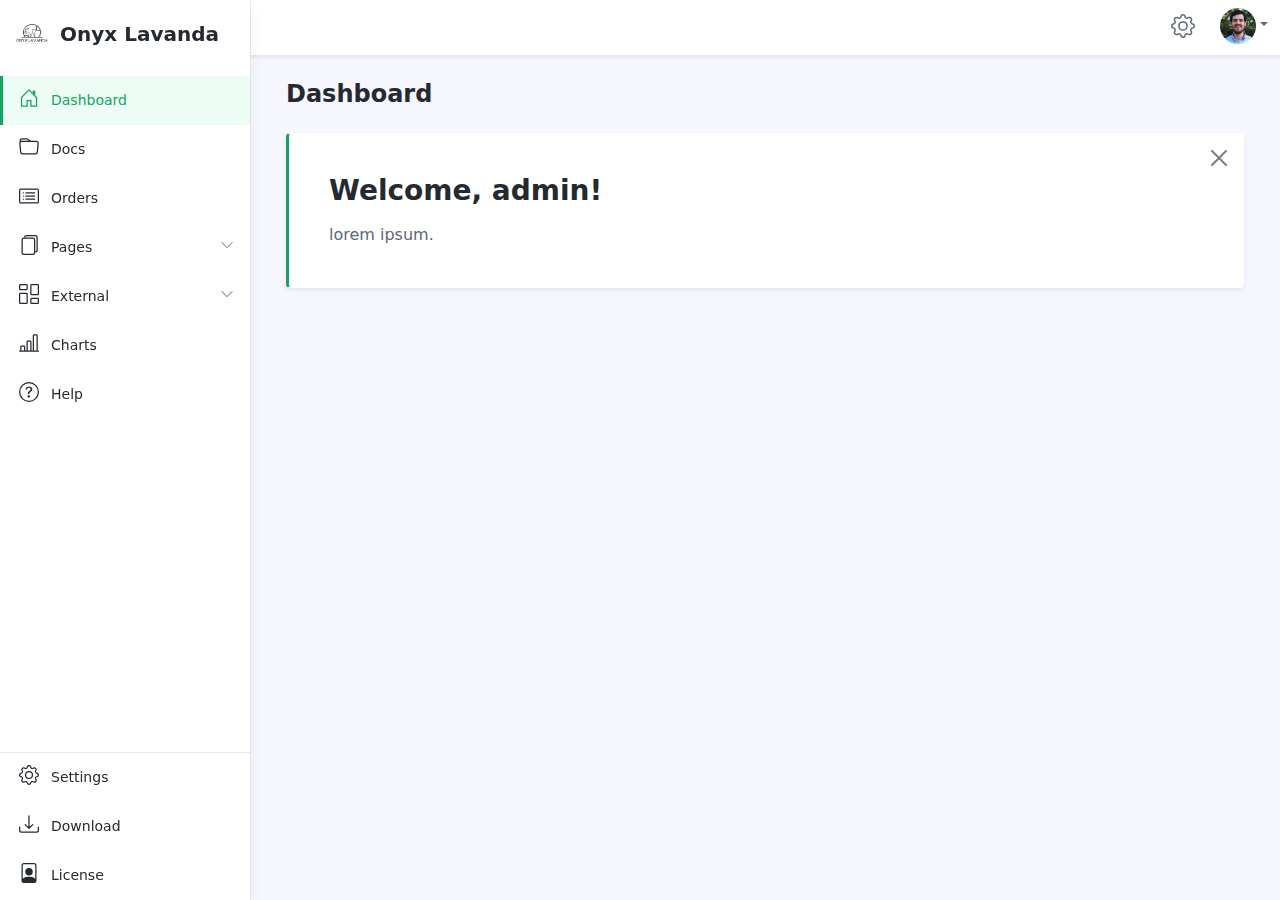
<file: admin/index.html>
<!DOCTYPE html>
<html lang="en"> 
<head>
    <title>Portal - Bootstrap 5 Admin Dashboard Template For Developers</title>
    
    <!-- Meta -->
    <meta charset="utf-8">
    <meta http-equiv="X-UA-Compatible" content="IE=edge">
    <meta name="viewport" content="width=device-width, initial-scale=1.0">
    
    <meta name="description" content="Portal - Bootstrap 5 Admin Dashboard Template For Developers">
    <meta name="author" content="Xiaoying Riley at 3rd Wave Media">    
    <link rel="shortcut icon" href="favicon.ico"> 
    
    <!-- FontAwesome JS-->
    <script defer src="assets/plugins/fontawesome/js/all.min.js"></script>
    
    <!-- App CSS -->  
    <link id="theme-style" rel="stylesheet" href="assets/css/portal.css">

</head> 

<body class="app">   	
    <header class="app-header fixed-top">	   	            
        <div class="app-header-inner">  
	        <div class="container-fluid py-2">
		        <div class="app-header-content"> 
		            <div class="row justify-content-between align-items-center">
			        
				    <div class="col-auto">
					    <a id="sidepanel-toggler" class="sidepanel-toggler d-inline-block d-xl-none" href="#">
						    <svg xmlns="http://www.w3.org/2000/svg" width="30" height="30" viewBox="0 0 30 30" role="img"><title>Menu</title><path stroke="currentColor" stroke-linecap="round" stroke-miterlimit="10" stroke-width="2" d="M4 7h22M4 15h22M4 23h22"></path></svg>
					    </a>
				    </div><!--//col-->
		            
		            <div class="app-utilities col-auto">
			            <div class="app-utility-item app-notifications-dropdown dropdown">    
  <path d="M8 16a2 2 0 0 0 2-2H6a2 2 0 0 0 2 2z"/>
  <path fill-rule="evenodd" d="M8 1.918l-.797.161A4.002 4.002 0 0 0 4 6c0 .628-.134 2.197-.459 3.742-.16.767-.376 1.566-.663 2.258h10.244c-.287-.692-.502-1.49-.663-2.258C12.134 8.197 12 6.628 12 6a4.002 4.002 0 0 0-3.203-3.92L8 1.917zM14.22 12c.223.447.481.801.78 1H1c.299-.199.557-.553.78-1C2.68 10.2 3 6.88 3 6c0-2.42 1.72-4.44 4.005-4.901a1 1 0 1 1 1.99 0A5.002 5.002 0 0 1 13 6c0 .88.32 4.2 1.22 6z"/>
</svg>
					            
					        </a><!--//dropdown-toggle-->
					        
					        <div class="dropdown-menu p-0" aria-labelledby="notifications-dropdown-toggle">
					            <div class="dropdown-menu-header p-3">
						            <h5 class="dropdown-menu-title mb-0">Notifications</h5>
						        </div><!--//dropdown-menu-title-->
						        <div class="dropdown-menu-content">
							       <div class="item p-3">
								        <div class="row gx-2 justify-content-between align-items-center">
									        <div class="col-auto">
										       <img class="profile-image" src="assets/images/profiles/profile-1.png" alt="">
									        </div><!--//col-->
									        <div class="col">
										        <div class="info"> 
											        <div class="desc">Amy shared a file with you. Lorem ipsum dolor sit amet, consectetur adipiscing elit. </div>
											        <div class="meta"> 2 hrs ago</div>
										        </div>
									        </div><!--//col--> 
								        </div><!--//row-->
								        <a class="link-mask" href="notifications.html"></a>
							       </div><!--//item-->
							       <div class="item p-3">
								        <div class="row gx-2 justify-content-between align-items-center">
									        <div class="col-auto">
										        <div class="app-icon-holder">
											        <svg width="1em" height="1em" viewBox="0 0 16 16" class="bi bi-receipt" fill="currentColor" xmlns="http://www.w3.org/2000/svg">
	  <path fill-rule="evenodd" d="M1.92.506a.5.5 0 0 1 .434.14L3 1.293l.646-.647a.5.5 0 0 1 .708 0L5 1.293l.646-.647a.5.5 0 0 1 .708 0L7 1.293l.646-.647a.5.5 0 0 1 .708 0L9 1.293l.646-.647a.5.5 0 0 1 .708 0l.646.647.646-.647a.5.5 0 0 1 .708 0l.646.647.646-.647a.5.5 0 0 1 .801.13l.5 1A.5.5 0 0 1 15 2v12a.5.5 0 0 1-.053.224l-.5 1a.5.5 0 0 1-.8.13L13 14.707l-.646.647a.5.5 0 0 1-.708 0L11 14.707l-.646.647a.5.5 0 0 1-.708 0L9 14.707l-.646.647a.5.5 0 0 1-.708 0L7 14.707l-.646.647a.5.5 0 0 1-.708 0L5 14.707l-.646.647a.5.5 0 0 1-.708 0L3 14.707l-.646.647a.5.5 0 0 1-.801-.13l-.5-1A.5.5 0 0 1 1 14V2a.5.5 0 0 1 .053-.224l.5-1a.5.5 0 0 1 .367-.27zm.217 1.338L2 2.118v11.764l.137.274.51-.51a.5.5 0 0 1 .707 0l.646.647.646-.646a.5.5 0 0 1 .708 0l.646.646.646-.646a.5.5 0 0 1 .708 0l.646.646.646-.646a.5.5 0 0 1 .708 0l.646.646.646-.646a.5.5 0 0 1 .708 0l.646.646.646-.646a.5.5 0 0 1 .708 0l.509.509.137-.274V2.118l-.137-.274-.51.51a.5.5 0 0 1-.707 0L12 1.707l-.646.647a.5.5 0 0 1-.708 0L10 1.707l-.646.647a.5.5 0 0 1-.708 0L8 1.707l-.646.647a.5.5 0 0 1-.708 0L6 1.707l-.646.647a.5.5 0 0 1-.708 0L4 1.707l-.646.647a.5.5 0 0 1-.708 0l-.509-.51z"/>
	  <path fill-rule="evenodd" d="M3 4.5a.5.5 0 0 1 .5-.5h6a.5.5 0 1 1 0 1h-6a.5.5 0 0 1-.5-.5zm0 2a.5.5 0 0 1 .5-.5h6a.5.5 0 1 1 0 1h-6a.5.5 0 0 1-.5-.5zm0 2a.5.5 0 0 1 .5-.5h6a.5.5 0 1 1 0 1h-6a.5.5 0 0 1-.5-.5zm0 2a.5.5 0 0 1 .5-.5h6a.5.5 0 0 1 0 1h-6a.5.5 0 0 1-.5-.5zm8-6a.5.5 0 0 1 .5-.5h1a.5.5 0 0 1 0 1h-1a.5.5 0 0 1-.5-.5zm0 2a.5.5 0 0 1 .5-.5h1a.5.5 0 0 1 0 1h-1a.5.5 0 0 1-.5-.5zm0 2a.5.5 0 0 1 .5-.5h1a.5.5 0 0 1 0 1h-1a.5.5 0 0 1-.5-.5zm0 2a.5.5 0 0 1 .5-.5h1a.5.5 0 0 1 0 1h-1a.5.5 0 0 1-.5-.5z"/>
	</svg>
										        </div>
									        </div><!--//col-->
									        <div class="col">
										        <div class="info"> 
											        <div class="desc">You have a new invoice. Proin venenatis interdum est.</div>
											        <div class="meta"> 1 day ago</div>
										        </div>
									        </div><!--//col-->
								        </div><!--//row-->
								        <a class="link-mask" href="notifications.html"></a>
							       </div><!--//item-->
							       <div class="item p-3">
								        <div class="row gx-2 justify-content-between align-items-center">
									        <div class="col-auto">
										        <div class="app-icon-holder icon-holder-mono">
											        <svg width="1em" height="1em" viewBox="0 0 16 16" class="bi bi-bar-chart-line" fill="currentColor" xmlns="http://www.w3.org/2000/svg">
  <path fill-rule="evenodd" d="M11 2a1 1 0 0 1 1-1h2a1 1 0 0 1 1 1v12h.5a.5.5 0 0 1 0 1H.5a.5.5 0 0 1 0-1H1v-3a1 1 0 0 1 1-1h2a1 1 0 0 1 1 1v3h1V7a1 1 0 0 1 1-1h2a1 1 0 0 1 1 1v7h1V2zm1 12h2V2h-2v12zm-3 0V7H7v7h2zm-5 0v-3H2v3h2z"/>
</svg>
										        </div>
									        </div><!--//col-->
									        <div class="col">
										        <div class="info"> 
											        <div class="desc">Your report is ready. Proin venenatis interdum est.</div>
											        <div class="meta"> 3 days ago</div>
										        </div>
									        </div><!--//col-->
								        </div><!--//row-->
								        <a class="link-mask" href="notifications.html"></a>
							       </div><!--//item-->
							       <div class="item p-3">
								        <div class="row gx-2 justify-content-between align-items-center">
									        <div class="col-auto">
										       <img class="profile-image" src="assets/images/profiles/profile-2.png" alt="">
									        </div><!--//col-->
									        <div class="col">
										        <div class="info"> 
											        <div class="desc">James sent you a new message.</div>
											        <div class="meta"> 7 days ago</div>
										        </div>
									        </div><!--//col--> 
								        </div><!--//row-->
								        <a class="link-mask" href="notifications.html"></a>
							       </div><!--//item-->
						        </div><!--//dropdown-menu-content-->
						        
						        <div class="dropdown-menu-footer p-2 text-center">
							        <a href="notifications.html">View all</a>
						        </div>
															
							</div><!--//dropdown-menu-->					        
				        </div><!--//app-utility-item-->
			            <div class="app-utility-item">
				            <a href="settings.html" title="Settings">
					            <!--//Bootstrap Icons: https://icons.getbootstrap.com/ -->
					            <svg width="1em" height="1em" viewBox="0 0 16 16" class="bi bi-gear icon" fill="currentColor" xmlns="http://www.w3.org/2000/svg">
  <path fill-rule="evenodd" d="M8.837 1.626c-.246-.835-1.428-.835-1.674 0l-.094.319A1.873 1.873 0 0 1 4.377 3.06l-.292-.16c-.764-.415-1.6.42-1.184 1.185l.159.292a1.873 1.873 0 0 1-1.115 2.692l-.319.094c-.835.246-.835 1.428 0 1.674l.319.094a1.873 1.873 0 0 1 1.115 2.693l-.16.291c-.415.764.42 1.6 1.185 1.184l.292-.159a1.873 1.873 0 0 1 2.692 1.116l.094.318c.246.835 1.428.835 1.674 0l.094-.319a1.873 1.873 0 0 1 2.693-1.115l.291.16c.764.415 1.6-.42 1.184-1.185l-.159-.291a1.873 1.873 0 0 1 1.116-2.693l.318-.094c.835-.246.835-1.428 0-1.674l-.319-.094a1.873 1.873 0 0 1-1.115-2.692l.16-.292c.415-.764-.42-1.6-1.185-1.184l-.291.159A1.873 1.873 0 0 1 8.93 1.945l-.094-.319zm-2.633-.283c.527-1.79 3.065-1.79 3.592 0l.094.319a.873.873 0 0 0 1.255.52l.292-.16c1.64-.892 3.434.901 2.54 2.541l-.159.292a.873.873 0 0 0 .52 1.255l.319.094c1.79.527 1.79 3.065 0 3.592l-.319.094a.873.873 0 0 0-.52 1.255l.16.292c.893 1.64-.902 3.434-2.541 2.54l-.292-.159a.873.873 0 0 0-1.255.52l-.094.319c-.527 1.79-3.065 1.79-3.592 0l-.094-.319a.873.873 0 0 0-1.255-.52l-.292.16c-1.64.893-3.433-.902-2.54-2.541l.159-.292a.873.873 0 0 0-.52-1.255l-.319-.094c-1.79-.527-1.79-3.065 0-3.592l.319-.094a.873.873 0 0 0 .52-1.255l-.16-.292c-.892-1.64.902-3.433 2.541-2.54l.292.159a.873.873 0 0 0 1.255-.52l.094-.319z"/>
  <path fill-rule="evenodd" d="M8 5.754a2.246 2.246 0 1 0 0 4.492 2.246 2.246 0 0 0 0-4.492zM4.754 8a3.246 3.246 0 1 1 6.492 0 3.246 3.246 0 0 1-6.492 0z"/>
</svg>
					        </a>
					    </div><!--//app-utility-item-->
			            
			            <div class="app-utility-item app-user-dropdown dropdown">
				            <a class="dropdown-toggle" id="user-dropdown-toggle" data-bs-toggle="dropdown" href="#" role="button" aria-expanded="false"><img src="assets/images/user.png" alt="user profile"></a>
				            <ul class="dropdown-menu" aria-labelledby="user-dropdown-toggle">
								<li><a class="dropdown-item" href="account.html">Account</a></li>
								<li><a class="dropdown-item" href="settings.html">Settings</a></li>
								<li><hr class="dropdown-divider"></li>
								<li><a class="dropdown-item" href="login.html">Log Out</a></li>
							</ul>
			            </div><!--//app-user-dropdown--> 
		            </div><!--//app-utilities-->
		        </div><!--//row-->
	            </div><!--//app-header-content-->
	        </div><!--//container-fluid-->
        </div><!--//app-header-inner-->
        <div id="app-sidepanel" class="app-sidepanel"> 
	        <div id="sidepanel-drop" class="sidepanel-drop"></div>
	        <div class="sidepanel-inner d-flex flex-column">
		        <a href="#" id="sidepanel-close" class="sidepanel-close d-xl-none">&times;</a>
		        <div class="app-branding">
		            <a class="app-logo" href="index.html"><img class="logo-icon me-2" src="assets/images/logo.png" alt="logo"><span class="logo-text">Onyx Lavanda</span></a>
	
		        </div><!--//app-branding-->  
		        
			    <nav id="app-nav-main" class="app-nav app-nav-main flex-grow-1">
				    <ul class="app-menu list-unstyled accordion" id="menu-accordion">
					    <li class="nav-item">
					        <!--//Bootstrap Icons: https://icons.getbootstrap.com/ -->
					        <a class="nav-link active" href="index.html">
						        <span class="nav-icon">
						        <svg width="1em" height="1em" viewBox="0 0 16 16" class="bi bi-house-door" fill="currentColor" xmlns="http://www.w3.org/2000/svg">
		  <path fill-rule="evenodd" d="M7.646 1.146a.5.5 0 0 1 .708 0l6 6a.5.5 0 0 1 .146.354v7a.5.5 0 0 1-.5.5H9.5a.5.5 0 0 1-.5-.5v-4H7v4a.5.5 0 0 1-.5.5H2a.5.5 0 0 1-.5-.5v-7a.5.5 0 0 1 .146-.354l6-6zM2.5 7.707V14H6v-4a.5.5 0 0 1 .5-.5h3a.5.5 0 0 1 .5.5v4h3.5V7.707L8 2.207l-5.5 5.5z"/>
		  <path fill-rule="evenodd" d="M13 2.5V6l-2-2V2.5a.5.5 0 0 1 .5-.5h1a.5.5 0 0 1 .5.5z"/>
		</svg>
						         </span>
		                         <span class="nav-link-text">Dashboard</span>
					        </a><!--//nav-link-->
					    </li><!--//nav-item-->
					    <li class="nav-item">
					        <!--//Bootstrap Icons: https://icons.getbootstrap.com/ -->
					        <a class="nav-link" href="docs.html">
						        <span class="nav-icon">
						        <svg width="1em" height="1em" viewBox="0 0 16 16" class="bi bi-folder" fill="currentColor" xmlns="http://www.w3.org/2000/svg">
  <path d="M9.828 4a3 3 0 0 1-2.12-.879l-.83-.828A1 1 0 0 0 6.173 2H2.5a1 1 0 0 0-1 .981L1.546 4h-1L.5 3a2 2 0 0 1 2-2h3.672a2 2 0 0 1 1.414.586l.828.828A2 2 0 0 0 9.828 3v1z"/>
  <path fill-rule="evenodd" d="M13.81 4H2.19a1 1 0 0 0-.996 1.09l.637 7a1 1 0 0 0 .995.91h10.348a1 1 0 0 0 .995-.91l.637-7A1 1 0 0 0 13.81 4zM2.19 3A2 2 0 0 0 .198 5.181l.637 7A2 2 0 0 0 2.826 14h10.348a2 2 0 0 0 1.991-1.819l.637-7A2 2 0 0 0 13.81 3H2.19z"/>
</svg>
						         </span>
		                         <span class="nav-link-text">Docs</span>
					        </a><!--//nav-link-->
					    </li><!--//nav-item-->
					    <li class="nav-item">
					        <!--//Bootstrap Icons: https://icons.getbootstrap.com/ -->
					        <a class="nav-link" href="orders.html">
						        <span class="nav-icon">
						        <svg width="1em" height="1em" viewBox="0 0 16 16" class="bi bi-card-list" fill="currentColor" xmlns="http://www.w3.org/2000/svg">
  <path fill-rule="evenodd" d="M14.5 3h-13a.5.5 0 0 0-.5.5v9a.5.5 0 0 0 .5.5h13a.5.5 0 0 0 .5-.5v-9a.5.5 0 0 0-.5-.5zm-13-1A1.5 1.5 0 0 0 0 3.5v9A1.5 1.5 0 0 0 1.5 14h13a1.5 1.5 0 0 0 1.5-1.5v-9A1.5 1.5 0 0 0 14.5 2h-13z"/>
  <path fill-rule="evenodd" d="M5 8a.5.5 0 0 1 .5-.5h7a.5.5 0 0 1 0 1h-7A.5.5 0 0 1 5 8zm0-2.5a.5.5 0 0 1 .5-.5h7a.5.5 0 0 1 0 1h-7a.5.5 0 0 1-.5-.5zm0 5a.5.5 0 0 1 .5-.5h7a.5.5 0 0 1 0 1h-7a.5.5 0 0 1-.5-.5z"/>
  <circle cx="3.5" cy="5.5" r=".5"/>
  <circle cx="3.5" cy="8" r=".5"/>
  <circle cx="3.5" cy="10.5" r=".5"/>
</svg>
						         </span>
		                         <span class="nav-link-text">Orders</span>
					        </a><!--//nav-link-->
					    </li><!--//nav-item-->
					    <li class="nav-item has-submenu">
					        <!--//Bootstrap Icons: https://icons.getbootstrap.com/ -->
					        <a class="nav-link submenu-toggle" href="#" data-bs-toggle="collapse" data-bs-target="#submenu-1" aria-expanded="false" aria-controls="submenu-1">
						        <span class="nav-icon">
						        <!--//Bootstrap Icons: https://icons.getbootstrap.com/ -->
						        <svg width="1em" height="1em" viewBox="0 0 16 16" class="bi bi-files" fill="currentColor" xmlns="http://www.w3.org/2000/svg">
	  <path fill-rule="evenodd" d="M4 2h7a2 2 0 0 1 2 2v10a2 2 0 0 1-2 2H4a2 2 0 0 1-2-2V4a2 2 0 0 1 2-2zm0 1a1 1 0 0 0-1 1v10a1 1 0 0 0 1 1h7a1 1 0 0 0 1-1V4a1 1 0 0 0-1-1H4z"/>
	  <path d="M6 0h7a2 2 0 0 1 2 2v10a2 2 0 0 1-2 2v-1a1 1 0 0 0 1-1V2a1 1 0 0 0-1-1H6a1 1 0 0 0-1 1H4a2 2 0 0 1 2-2z"/>
	</svg>
						         </span>
		                         <span class="nav-link-text">Pages</span>
		                         <span class="submenu-arrow">
		                             <svg width="1em" height="1em" viewBox="0 0 16 16" class="bi bi-chevron-down" fill="currentColor" xmlns="http://www.w3.org/2000/svg">
	  <path fill-rule="evenodd" d="M1.646 4.646a.5.5 0 0 1 .708 0L8 10.293l5.646-5.647a.5.5 0 0 1 .708.708l-6 6a.5.5 0 0 1-.708 0l-6-6a.5.5 0 0 1 0-.708z"/>
	</svg>
	                             </span><!--//submenu-arrow-->
					        </a><!--//nav-link-->
					        <div id="submenu-1" class="collapse submenu submenu-1" data-bs-parent="#menu-accordion">
						        <ul class="submenu-list list-unstyled">
							        <li class="submenu-item"><a class="submenu-link" href="notifications.html">Notifications</a></li>
							        <li class="submenu-item"><a class="submenu-link" href="account.html">Account</a></li>
							        <li class="submenu-item"><a class="submenu-link" href="settings.html">Settings</a></li>
						        </ul>
					        </div>
					    </li><!--//nav-item-->
					    <li class="nav-item has-submenu">
					        <!--//Bootstrap Icons: https://icons.getbootstrap.com/ -->
					        <a class="nav-link submenu-toggle" href="#" data-bs-toggle="collapse" data-bs-target="#submenu-2" aria-expanded="false" aria-controls="submenu-2">
						        <span class="nav-icon">
						        <!--//Bootstrap Icons: https://icons.getbootstrap.com/ -->
						        <svg width="1em" height="1em" viewBox="0 0 16 16" class="bi bi-columns-gap" fill="currentColor" xmlns="http://www.w3.org/2000/svg">
	  <path fill-rule="evenodd" d="M6 1H1v3h5V1zM1 0a1 1 0 0 0-1 1v3a1 1 0 0 0 1 1h5a1 1 0 0 0 1-1V1a1 1 0 0 0-1-1H1zm14 12h-5v3h5v-3zm-5-1a1 1 0 0 0-1 1v3a1 1 0 0 0 1 1h5a1 1 0 0 0 1-1v-3a1 1 0 0 0-1-1h-5zM6 8H1v7h5V8zM1 7a1 1 0 0 0-1 1v7a1 1 0 0 0 1 1h5a1 1 0 0 0 1-1V8a1 1 0 0 0-1-1H1zm14-6h-5v7h5V1zm-5-1a1 1 0 0 0-1 1v7a1 1 0 0 0 1 1h5a1 1 0 0 0 1-1V1a1 1 0 0 0-1-1h-5z"/>
	</svg>
						         </span>
		                         <span class="nav-link-text">External</span>
		                         <span class="submenu-arrow">
		                             <svg width="1em" height="1em" viewBox="0 0 16 16" class="bi bi-chevron-down" fill="currentColor" xmlns="http://www.w3.org/2000/svg">
	  <path fill-rule="evenodd" d="M1.646 4.646a.5.5 0 0 1 .708 0L8 10.293l5.646-5.647a.5.5 0 0 1 .708.708l-6 6a.5.5 0 0 1-.708 0l-6-6a.5.5 0 0 1 0-.708z"/>
	</svg>
	                             </span><!--//submenu-arrow-->
					        </a><!--//nav-link-->
					        <div id="submenu-2" class="collapse submenu submenu-2" data-bs-parent="#menu-accordion">
						        <ul class="submenu-list list-unstyled">
							        <li class="submenu-item"><a class="submenu-link" href="login.html">Login</a></li>
							        <li class="submenu-item"><a class="submenu-link" href="signup.html">Signup</a></li>
							        <li class="submenu-item"><a class="submenu-link" href="reset-password.html">Reset password</a></li>
							        <li class="submenu-item"><a class="submenu-link" href="404.html">404 page</a></li>
						        </ul>
					        </div>
					    </li><!--//nav-item-->

					   
					    <li class="nav-item">
					        <!--//Bootstrap Icons: https://icons.getbootstrap.com/ -->
					        <a class="nav-link" href="charts.html">
						        <span class="nav-icon">
						        <svg width="1em" height="1em" viewBox="0 0 16 16" class="bi bi-bar-chart-line" fill="currentColor" xmlns="http://www.w3.org/2000/svg">
	  <path fill-rule="evenodd" d="M11 2a1 1 0 0 1 1-1h2a1 1 0 0 1 1 1v12h.5a.5.5 0 0 1 0 1H.5a.5.5 0 0 1 0-1H1v-3a1 1 0 0 1 1-1h2a1 1 0 0 1 1 1v3h1V7a1 1 0 0 1 1-1h2a1 1 0 0 1 1 1v7h1V2zm1 12h2V2h-2v12zm-3 0V7H7v7h2zm-5 0v-3H2v3h2z"/>
	</svg>
						         </span>
		                         <span class="nav-link-text">Charts</span>
					        </a><!--//nav-link-->
					    </li><!--//nav-item-->
					    
					    <li class="nav-item">
					        <!--//Bootstrap Icons: https://icons.getbootstrap.com/ -->
					        <a class="nav-link" href="help.html">
						        <span class="nav-icon">
						        <svg width="1em" height="1em" viewBox="0 0 16 16" class="bi bi-question-circle" fill="currentColor" xmlns="http://www.w3.org/2000/svg">
  <path fill-rule="evenodd" d="M8 15A7 7 0 1 0 8 1a7 7 0 0 0 0 14zm0 1A8 8 0 1 0 8 0a8 8 0 0 0 0 16z"/>
  <path d="M5.255 5.786a.237.237 0 0 0 .241.247h.825c.138 0 .248-.113.266-.25.09-.656.54-1.134 1.342-1.134.686 0 1.314.343 1.314 1.168 0 .635-.374.927-.965 1.371-.673.489-1.206 1.06-1.168 1.987l.003.217a.25.25 0 0 0 .25.246h.811a.25.25 0 0 0 .25-.25v-.105c0-.718.273-.927 1.01-1.486.609-.463 1.244-.977 1.244-2.056 0-1.511-1.276-2.241-2.673-2.241-1.267 0-2.655.59-2.75 2.286zm1.557 5.763c0 .533.425.927 1.01.927.609 0 1.028-.394 1.028-.927 0-.552-.42-.94-1.029-.94-.584 0-1.009.388-1.009.94z"/>
</svg>
						         </span>
		                         <span class="nav-link-text">Help</span>
					        </a><!--//nav-link-->
					    </li><!--//nav-item-->					    
				    </ul><!--//app-menu-->
			    </nav><!--//app-nav-->
			    <div class="app-sidepanel-footer">
				    <nav class="app-nav app-nav-footer">
					    <ul class="app-menu footer-menu list-unstyled">
						    <li class="nav-item">
						        <!--//Bootstrap Icons: https://icons.getbootstrap.com/ -->
						        <a class="nav-link" href="settings.html">
							        <span class="nav-icon">
							            <svg width="1em" height="1em" viewBox="0 0 16 16" class="bi bi-gear" fill="currentColor" xmlns="http://www.w3.org/2000/svg">
	  <path fill-rule="evenodd" d="M8.837 1.626c-.246-.835-1.428-.835-1.674 0l-.094.319A1.873 1.873 0 0 1 4.377 3.06l-.292-.16c-.764-.415-1.6.42-1.184 1.185l.159.292a1.873 1.873 0 0 1-1.115 2.692l-.319.094c-.835.246-.835 1.428 0 1.674l.319.094a1.873 1.873 0 0 1 1.115 2.693l-.16.291c-.415.764.42 1.6 1.185 1.184l.292-.159a1.873 1.873 0 0 1 2.692 1.116l.094.318c.246.835 1.428.835 1.674 0l.094-.319a1.873 1.873 0 0 1 2.693-1.115l.291.16c.764.415 1.6-.42 1.184-1.185l-.159-.291a1.873 1.873 0 0 1 1.116-2.693l.318-.094c.835-.246.835-1.428 0-1.674l-.319-.094a1.873 1.873 0 0 1-1.115-2.692l.16-.292c.415-.764-.42-1.6-1.185-1.184l-.291.159A1.873 1.873 0 0 1 8.93 1.945l-.094-.319zm-2.633-.283c.527-1.79 3.065-1.79 3.592 0l.094.319a.873.873 0 0 0 1.255.52l.292-.16c1.64-.892 3.434.901 2.54 2.541l-.159.292a.873.873 0 0 0 .52 1.255l.319.094c1.79.527 1.79 3.065 0 3.592l-.319.094a.873.873 0 0 0-.52 1.255l.16.292c.893 1.64-.902 3.434-2.541 2.54l-.292-.159a.873.873 0 0 0-1.255.52l-.094.319c-.527 1.79-3.065 1.79-3.592 0l-.094-.319a.873.873 0 0 0-1.255-.52l-.292.16c-1.64.893-3.433-.902-2.54-2.541l.159-.292a.873.873 0 0 0-.52-1.255l-.319-.094c-1.79-.527-1.79-3.065 0-3.592l.319-.094a.873.873 0 0 0 .52-1.255l-.16-.292c-.892-1.64.902-3.433 2.541-2.54l.292.159a.873.873 0 0 0 1.255-.52l.094-.319z"/>
	  <path fill-rule="evenodd" d="M8 5.754a2.246 2.246 0 1 0 0 4.492 2.246 2.246 0 0 0 0-4.492zM4.754 8a3.246 3.246 0 1 1 6.492 0 3.246 3.246 0 0 1-6.492 0z"/>
	</svg>
							        </span>
			                        <span class="nav-link-text">Settings</span>
						        </a><!--//nav-link-->
						    </li><!--//nav-item-->
						    <li class="nav-item">
						        <!--//Bootstrap Icons: https://icons.getbootstrap.com/ -->
						        <a class="nav-link" href="https://themes.3rdwavemedia.com/bootstrap-templates/admin-dashboard/portal-free-bootstrap-admin-dashboard-template-for-developers/">
							        <span class="nav-icon">
							            <svg width="1em" height="1em" viewBox="0 0 16 16" class="bi bi-download" fill="currentColor" xmlns="http://www.w3.org/2000/svg">
	  <path fill-rule="evenodd" d="M.5 9.9a.5.5 0 0 1 .5.5v2.5a1 1 0 0 0 1 1h12a1 1 0 0 0 1-1v-2.5a.5.5 0 0 1 1 0v2.5a2 2 0 0 1-2 2H2a2 2 0 0 1-2-2v-2.5a.5.5 0 0 1 .5-.5z"/>
	  <path fill-rule="evenodd" d="M7.646 11.854a.5.5 0 0 0 .708 0l3-3a.5.5 0 0 0-.708-.708L8.5 10.293V1.5a.5.5 0 0 0-1 0v8.793L5.354 8.146a.5.5 0 1 0-.708.708l3 3z"/>
	</svg>
							        </span>
			                        <span class="nav-link-text">Download</span>
						        </a><!--//nav-link-->
						    </li><!--//nav-item-->
						    <li class="nav-item">
						        <!--//Bootstrap Icons: https://icons.getbootstrap.com/ -->
						        <a class="nav-link" href="https://themes.3rdwavemedia.com/bootstrap-templates/admin-dashboard/portal-free-bootstrap-admin-dashboard-template-for-developers/">
							        <span class="nav-icon">
							            <svg width="1em" height="1em" viewBox="0 0 16 16" class="bi bi-file-person" fill="currentColor" xmlns="http://www.w3.org/2000/svg">
	  <path fill-rule="evenodd" d="M12 1H4a1 1 0 0 0-1 1v10.755S4 11 8 11s5 1.755 5 1.755V2a1 1 0 0 0-1-1zM4 0a2 2 0 0 0-2 2v12a2 2 0 0 0 2 2h8a2 2 0 0 0 2-2V2a2 2 0 0 0-2-2H4z"/>
	  <path fill-rule="evenodd" d="M8 10a3 3 0 1 0 0-6 3 3 0 0 0 0 6z"/>
	</svg>
							        </span>
			                        <span class="nav-link-text">License</span>
						        </a><!--//nav-link-->
						    </li><!--//nav-item-->
					    </ul><!--//footer-menu-->
				    </nav>
			    </div><!--//app-sidepanel-footer-->
		       
	        </div><!--//sidepanel-inner-->
	    </div><!--//app-sidepanel-->
    </header><!--//app-header-->
    
    <div class="app-wrapper">
	    
	    <div class="app-content pt-3 p-md-3 p-lg-4">
		    <div class="container-xl">
			    
			    <h1 class="app-page-title">Dashboard</h1>
			    
			    <div class="app-card alert alert-dismissible shadow-sm mb-4 border-left-decoration" role="alert">
				    <div class="inner">
					    <div class="app-card-body p-3 p-lg-4">
						    <h3 class="mb-3">Welcome, admin!</h3>
						    <div class="row gx-5 gy-3">
						        <div class="col-12 col-lg-9">
							        
							        <div>lorem ipsum.</div>
							    </div><!--//col-->
							    <div class="col-12 col-lg-3">
  <path fill-rule="evenodd" d="M8 6a.5.5 0 0 1 .5.5v3.793l1.146-1.147a.5.5 0 0 1 .708.708l-2 2a.5.5 0 0 1-.708 0l-2-2a.5.5 0 1 1 .708-.708L7.5 10.293V6.5A.5.5 0 0 1 8 6z"/>
</svg></a>
							    </div><!--//col-->
						    </div><!--//row-->
						    <button type="button" class="btn-close" data-bs-dismiss="alert" aria-label="Close"></button>
					    </div><!--//app-card-body-->
					    


	    

	    
    </div><!--//app-wrapper-->    					

 
    <!-- Javascript -->          
    <script src="assets/plugins/popper.min.js"></script>
    <script src="assets/plugins/bootstrap/js/bootstrap.min.js"></script>  

    <!-- Charts JS -->
    <script src="assets/plugins/chart.js/chart.min.js"></script> 
    <script src="assets/js/index-charts.js"></script> 
    
    <!-- Page Specific JS -->
    <script src="assets/js/app.js"></script> 

</body>
</html>
</file>
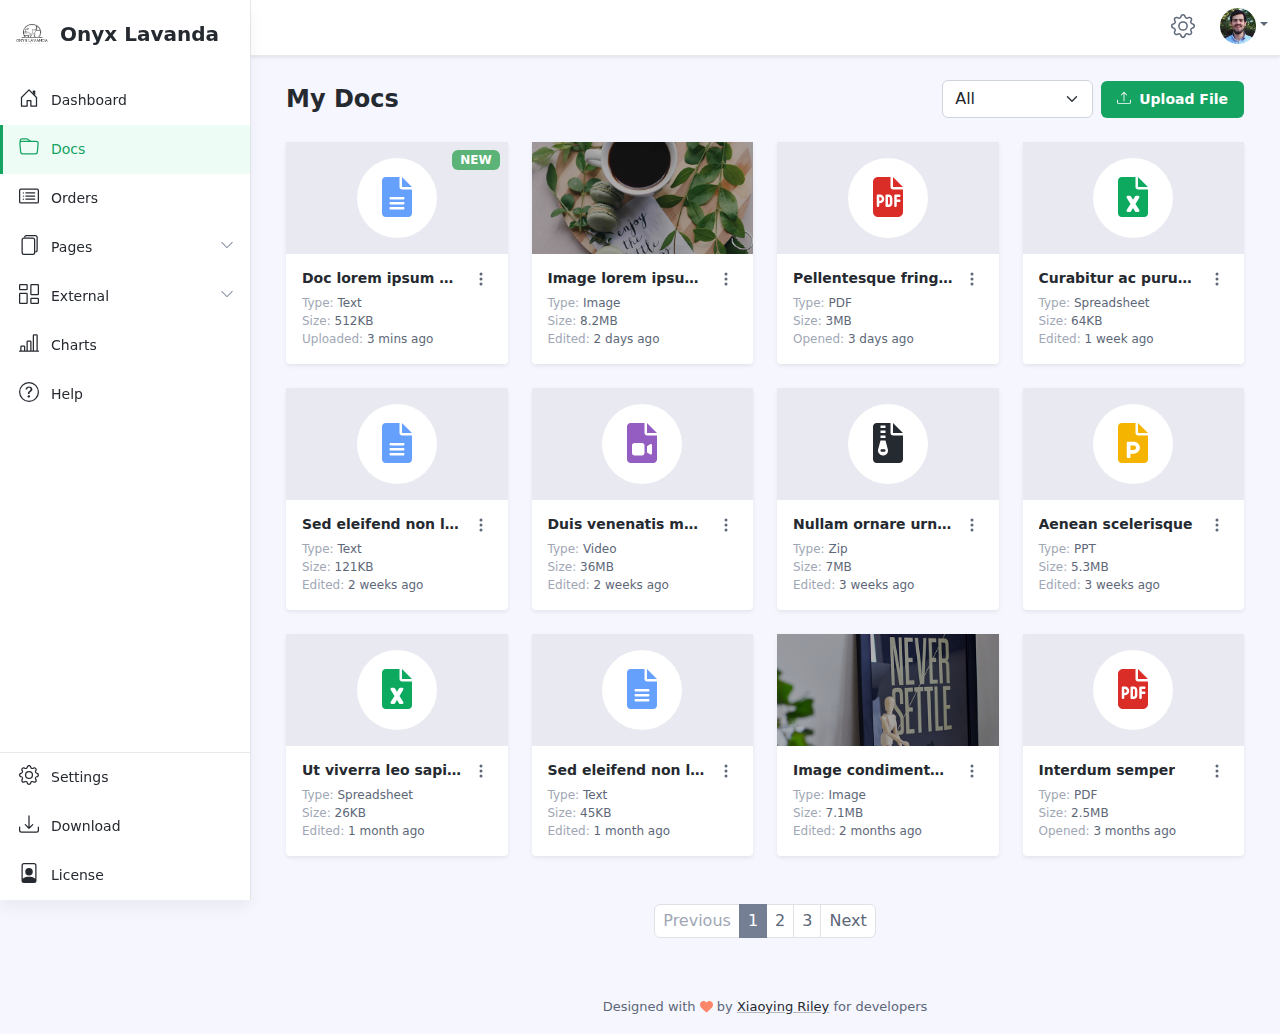
<file: admin/docs.html>
<!DOCTYPE html>
<html lang="en"> 
<head>
    <title>Portal - Bootstrap 5 Admin Dashboard Template For Developers</title>
    
    <!-- Meta -->
    <meta charset="utf-8">
    <meta http-equiv="X-UA-Compatible" content="IE=edge">
    <meta name="viewport" content="width=device-width, initial-scale=1.0">
    
    <meta name="description" content="Portal - Bootstrap 5 Admin Dashboard Template For Developers">
    <meta name="author" content="Xiaoying Riley at 3rd Wave Media">    
    <link rel="shortcut icon" href="favicon.ico"> 
    
    <!-- FontAwesome JS-->
    <script defer src="assets/plugins/fontawesome/js/all.min.js"></script>
    
    <!-- App CSS -->  
    <link id="theme-style" rel="stylesheet" href="assets/css/portal.css">

</head> 

<body class="app">   	
    <header class="app-header fixed-top">	   	            
        <div class="app-header-inner">  
	        <div class="container-fluid py-2">
		        <div class="app-header-content"> 
		            <div class="row justify-content-between align-items-center">
			        
				    <div class="col-auto">
					    <a id="sidepanel-toggler" class="sidepanel-toggler d-inline-block d-xl-none" href="#">
						    <svg xmlns="http://www.w3.org/2000/svg" width="30" height="30" viewBox="0 0 30 30" role="img"><title>Menu</title><path stroke="currentColor" stroke-linecap="round" stroke-miterlimit="10" stroke-width="2" d="M4 7h22M4 15h22M4 23h22"></path></svg>
					    </a>
				    </div><!--//col--><!--//app-search-box-->
		            
		            <div class="app-utilities col-auto">
			            <div class="app-utility-item app-notifications-dropdown dropdown">    
					            <!--//Bootstrap Icons: https://icons.getbootstrap.com/ -->
  <path d="M8 16a2 2 0 0 0 2-2H6a2 2 0 0 0 2 2z"/>
  <path fill-rule="evenodd" d="M8 1.918l-.797.161A4.002 4.002 0 0 0 4 6c0 .628-.134 2.197-.459 3.742-.16.767-.376 1.566-.663 2.258h10.244c-.287-.692-.502-1.49-.663-2.258C12.134 8.197 12 6.628 12 6a4.002 4.002 0 0 0-3.203-3.92L8 1.917zM14.22 12c.223.447.481.801.78 1H1c.299-.199.557-.553.78-1C2.68 10.2 3 6.88 3 6c0-2.42 1.72-4.44 4.005-4.901a1 1 0 1 1 1.99 0A5.002 5.002 0 0 1 13 6c0 .88.32 4.2 1.22 6z"/>
</svg>
					           
					        </a><!--//dropdown-toggle-->
					        
					        <div class="dropdown-menu p-0" aria-labelledby="notifications-dropdown-toggle">
					            <div class="dropdown-menu-header p-3">
						            <h5 class="dropdown-menu-title mb-0">Notifications</h5>
						        </div><!--//dropdown-menu-title-->
						        <div class="dropdown-menu-content">
							       <div class="item p-3">
								        <div class="row gx-2 justify-content-between align-items-center">
									        <div class="col-auto">
										       <img class="profile-image" src="assets/images/profiles/profile-1.png" alt="">
									        </div><!--//col-->
									       <!--//col--> 
								        </div><!--//row-->
								        <a class="link-mask" href="notifications.html"></a>
							       </div><!--//item-->
							       <div class="item p-3">
								        <div class="row gx-2 justify-content-between align-items-center">
									        <div class="col-auto">
										        <div class="app-icon-holder">
											        <svg width="1em" height="1em" viewBox="0 0 16 16" class="bi bi-receipt" fill="currentColor" xmlns="http://www.w3.org/2000/svg">
	  <path fill-rule="evenodd" d="M1.92.506a.5.5 0 0 1 .434.14L3 1.293l.646-.647a.5.5 0 0 1 .708 0L5 1.293l.646-.647a.5.5 0 0 1 .708 0L7 1.293l.646-.647a.5.5 0 0 1 .708 0L9 1.293l.646-.647a.5.5 0 0 1 .708 0l.646.647.646-.647a.5.5 0 0 1 .708 0l.646.647.646-.647a.5.5 0 0 1 .801.13l.5 1A.5.5 0 0 1 15 2v12a.5.5 0 0 1-.053.224l-.5 1a.5.5 0 0 1-.8.13L13 14.707l-.646.647a.5.5 0 0 1-.708 0L11 14.707l-.646.647a.5.5 0 0 1-.708 0L9 14.707l-.646.647a.5.5 0 0 1-.708 0L7 14.707l-.646.647a.5.5 0 0 1-.708 0L5 14.707l-.646.647a.5.5 0 0 1-.708 0L3 14.707l-.646.647a.5.5 0 0 1-.801-.13l-.5-1A.5.5 0 0 1 1 14V2a.5.5 0 0 1 .053-.224l.5-1a.5.5 0 0 1 .367-.27zm.217 1.338L2 2.118v11.764l.137.274.51-.51a.5.5 0 0 1 .707 0l.646.647.646-.646a.5.5 0 0 1 .708 0l.646.646.646-.646a.5.5 0 0 1 .708 0l.646.646.646-.646a.5.5 0 0 1 .708 0l.646.646.646-.646a.5.5 0 0 1 .708 0l.646.646.646-.646a.5.5 0 0 1 .708 0l.509.509.137-.274V2.118l-.137-.274-.51.51a.5.5 0 0 1-.707 0L12 1.707l-.646.647a.5.5 0 0 1-.708 0L10 1.707l-.646.647a.5.5 0 0 1-.708 0L8 1.707l-.646.647a.5.5 0 0 1-.708 0L6 1.707l-.646.647a.5.5 0 0 1-.708 0L4 1.707l-.646.647a.5.5 0 0 1-.708 0l-.509-.51z"/>
	  <path fill-rule="evenodd" d="M3 4.5a.5.5 0 0 1 .5-.5h6a.5.5 0 1 1 0 1h-6a.5.5 0 0 1-.5-.5zm0 2a.5.5 0 0 1 .5-.5h6a.5.5 0 1 1 0 1h-6a.5.5 0 0 1-.5-.5zm0 2a.5.5 0 0 1 .5-.5h6a.5.5 0 1 1 0 1h-6a.5.5 0 0 1-.5-.5zm0 2a.5.5 0 0 1 .5-.5h6a.5.5 0 0 1 0 1h-6a.5.5 0 0 1-.5-.5zm8-6a.5.5 0 0 1 .5-.5h1a.5.5 0 0 1 0 1h-1a.5.5 0 0 1-.5-.5zm0 2a.5.5 0 0 1 .5-.5h1a.5.5 0 0 1 0 1h-1a.5.5 0 0 1-.5-.5zm0 2a.5.5 0 0 1 .5-.5h1a.5.5 0 0 1 0 1h-1a.5.5 0 0 1-.5-.5zm0 2a.5.5 0 0 1 .5-.5h1a.5.5 0 0 1 0 1h-1a.5.5 0 0 1-.5-.5z"/>
	</svg>
										        </div>
									        </div><!--//col-->
									        <div class="col">
									        </div><!--//col-->
								        </div><!--//row-->
								        <a class="link-mask" href="notifications.html"></a>
							       </div><!--//item-->
							       <div class="item p-3">
								        <div class="row gx-2 justify-content-between align-items-center">
									        <div class="col-auto">
										        <div class="app-icon-holder icon-holder-mono">
											        <svg width="1em" height="1em" viewBox="0 0 16 16" class="bi bi-bar-chart-line" fill="currentColor" xmlns="http://www.w3.org/2000/svg">
  <path fill-rule="evenodd" d="M11 2a1 1 0 0 1 1-1h2a1 1 0 0 1 1 1v12h.5a.5.5 0 0 1 0 1H.5a.5.5 0 0 1 0-1H1v-3a1 1 0 0 1 1-1h2a1 1 0 0 1 1 1v3h1V7a1 1 0 0 1 1-1h2a1 1 0 0 1 1 1v7h1V2zm1 12h2V2h-2v12zm-3 0V7H7v7h2zm-5 0v-3H2v3h2z"/>
</svg>
										        </div>
									        </div><!--//col-->
									        <div class="col">
									        </div><!--//col-->
								        </div><!--//row-->
								        <a class="link-mask" href="notifications.html"></a>
							       </div><!--//item-->
							       <div class="item p-3">
								        <div class="row gx-2 justify-content-between align-items-center">
									        <div class="col-auto">
										       <img class="profile-image" src="assets/images/profiles/profile-2.png" alt="">
									        </div><!--//col-->
									        <div class="col">
									        </div><!--//col--> 
								        </div><!--//row-->
								        <a class="link-mask" href="notifications.html"></a>
							       </div><!--//item-->
						        </div><!--//dropdown-menu-content-->
															
							</div><!--//dropdown-menu-->					        
				        </div><!--//app-utility-item-->
			            <div class="app-utility-item">
				            <a href="settings.html" title="Settings">
					            <!--//Bootstrap Icons: https://icons.getbootstrap.com/ -->
					            <svg width="1em" height="1em" viewBox="0 0 16 16" class="bi bi-gear icon" fill="currentColor" xmlns="http://www.w3.org/2000/svg">
  <path fill-rule="evenodd" d="M8.837 1.626c-.246-.835-1.428-.835-1.674 0l-.094.319A1.873 1.873 0 0 1 4.377 3.06l-.292-.16c-.764-.415-1.6.42-1.184 1.185l.159.292a1.873 1.873 0 0 1-1.115 2.692l-.319.094c-.835.246-.835 1.428 0 1.674l.319.094a1.873 1.873 0 0 1 1.115 2.693l-.16.291c-.415.764.42 1.6 1.185 1.184l.292-.159a1.873 1.873 0 0 1 2.692 1.116l.094.318c.246.835 1.428.835 1.674 0l.094-.319a1.873 1.873 0 0 1 2.693-1.115l.291.16c.764.415 1.6-.42 1.184-1.185l-.159-.291a1.873 1.873 0 0 1 1.116-2.693l.318-.094c.835-.246.835-1.428 0-1.674l-.319-.094a1.873 1.873 0 0 1-1.115-2.692l.16-.292c.415-.764-.42-1.6-1.185-1.184l-.291.159A1.873 1.873 0 0 1 8.93 1.945l-.094-.319zm-2.633-.283c.527-1.79 3.065-1.79 3.592 0l.094.319a.873.873 0 0 0 1.255.52l.292-.16c1.64-.892 3.434.901 2.54 2.541l-.159.292a.873.873 0 0 0 .52 1.255l.319.094c1.79.527 1.79 3.065 0 3.592l-.319.094a.873.873 0 0 0-.52 1.255l.16.292c.893 1.64-.902 3.434-2.541 2.54l-.292-.159a.873.873 0 0 0-1.255.52l-.094.319c-.527 1.79-3.065 1.79-3.592 0l-.094-.319a.873.873 0 0 0-1.255-.52l-.292.16c-1.64.893-3.433-.902-2.54-2.541l.159-.292a.873.873 0 0 0-.52-1.255l-.319-.094c-1.79-.527-1.79-3.065 0-3.592l.319-.094a.873.873 0 0 0 .52-1.255l-.16-.292c-.892-1.64.902-3.433 2.541-2.54l.292.159a.873.873 0 0 0 1.255-.52l.094-.319z"/>
  <path fill-rule="evenodd" d="M8 5.754a2.246 2.246 0 1 0 0 4.492 2.246 2.246 0 0 0 0-4.492zM4.754 8a3.246 3.246 0 1 1 6.492 0 3.246 3.246 0 0 1-6.492 0z"/>
</svg>
					        </a>
					    </div><!--//app-utility-item-->
			            
			            <div class="app-utility-item app-user-dropdown dropdown">
				            <a class="dropdown-toggle" id="user-dropdown-toggle" data-bs-toggle="dropdown" href="#" role="button" aria-expanded="false"><img src="assets/images/user.png" alt="user profile"></a>
				            <ul class="dropdown-menu" aria-labelledby="user-dropdown-toggle">
								<li><a class="dropdown-item" href="account.html">Account</a></li>
								<li><a class="dropdown-item" href="settings.html">Settings</a></li>
								<li><hr class="dropdown-divider"></li>
								<li><a class="dropdown-item" href="login.html">Log Out</a></li>
							</ul>
			            </div><!--//app-user-dropdown--> 
		            </div><!--//app-utilities-->
		        </div><!--//row-->
	            </div><!--//app-header-content-->
	        </div><!--//container-fluid-->
        </div><!--//app-header-inner-->
        <div id="app-sidepanel" class="app-sidepanel"> 
	        <div id="sidepanel-drop" class="sidepanel-drop"></div>
	        <div class="sidepanel-inner d-flex flex-column">
		        <a href="#" id="sidepanel-close" class="sidepanel-close d-xl-none">&times;</a>
		        <div class="app-branding">
		            <a class="app-logo" href="index.html"><img class="logo-icon me-2" src="assets/images/logo.png" alt="logo"><span class="logo-text">Onyx Lavanda</span></a>
	
		        </div><!--//app-branding-->  
		        
			    <nav id="app-nav-main" class="app-nav app-nav-main flex-grow-1">
				    <ul class="app-menu list-unstyled accordion" id="menu-accordion">
					    <li class="nav-item">
					        <!--//Bootstrap Icons: https://icons.getbootstrap.com/ -->
					        <a class="nav-link" href="index.html">
						        <span class="nav-icon">
						        <svg width="1em" height="1em" viewBox="0 0 16 16" class="bi bi-house-door" fill="currentColor" xmlns="http://www.w3.org/2000/svg">
		  <path fill-rule="evenodd" d="M7.646 1.146a.5.5 0 0 1 .708 0l6 6a.5.5 0 0 1 .146.354v7a.5.5 0 0 1-.5.5H9.5a.5.5 0 0 1-.5-.5v-4H7v4a.5.5 0 0 1-.5.5H2a.5.5 0 0 1-.5-.5v-7a.5.5 0 0 1 .146-.354l6-6zM2.5 7.707V14H6v-4a.5.5 0 0 1 .5-.5h3a.5.5 0 0 1 .5.5v4h3.5V7.707L8 2.207l-5.5 5.5z"/>
		  <path fill-rule="evenodd" d="M13 2.5V6l-2-2V2.5a.5.5 0 0 1 .5-.5h1a.5.5 0 0 1 .5.5z"/>
		</svg>
						         </span>
		                         <span class="nav-link-text">Dashboard</span>
					        </a><!--//nav-link-->
					    </li><!--//nav-item-->
					    <li class="nav-item">
					        <!--//Bootstrap Icons: https://icons.getbootstrap.com/ -->
					        <a class="nav-link active" href="docs.html">
						        <span class="nav-icon">
						        <svg width="1em" height="1em" viewBox="0 0 16 16" class="bi bi-folder" fill="currentColor" xmlns="http://www.w3.org/2000/svg">
  <path d="M9.828 4a3 3 0 0 1-2.12-.879l-.83-.828A1 1 0 0 0 6.173 2H2.5a1 1 0 0 0-1 .981L1.546 4h-1L.5 3a2 2 0 0 1 2-2h3.672a2 2 0 0 1 1.414.586l.828.828A2 2 0 0 0 9.828 3v1z"/>
  <path fill-rule="evenodd" d="M13.81 4H2.19a1 1 0 0 0-.996 1.09l.637 7a1 1 0 0 0 .995.91h10.348a1 1 0 0 0 .995-.91l.637-7A1 1 0 0 0 13.81 4zM2.19 3A2 2 0 0 0 .198 5.181l.637 7A2 2 0 0 0 2.826 14h10.348a2 2 0 0 0 1.991-1.819l.637-7A2 2 0 0 0 13.81 3H2.19z"/>
</svg>
						         </span>
		                         <span class="nav-link-text">Docs</span>
					        </a><!--//nav-link-->
					    </li><!--//nav-item-->
					    <li class="nav-item">
					        <!--//Bootstrap Icons: https://icons.getbootstrap.com/ -->
					        <a class="nav-link" href="orders.html">
						        <span class="nav-icon">
						        <svg width="1em" height="1em" viewBox="0 0 16 16" class="bi bi-card-list" fill="currentColor" xmlns="http://www.w3.org/2000/svg">
  <path fill-rule="evenodd" d="M14.5 3h-13a.5.5 0 0 0-.5.5v9a.5.5 0 0 0 .5.5h13a.5.5 0 0 0 .5-.5v-9a.5.5 0 0 0-.5-.5zm-13-1A1.5 1.5 0 0 0 0 3.5v9A1.5 1.5 0 0 0 1.5 14h13a1.5 1.5 0 0 0 1.5-1.5v-9A1.5 1.5 0 0 0 14.5 2h-13z"/>
  <path fill-rule="evenodd" d="M5 8a.5.5 0 0 1 .5-.5h7a.5.5 0 0 1 0 1h-7A.5.5 0 0 1 5 8zm0-2.5a.5.5 0 0 1 .5-.5h7a.5.5 0 0 1 0 1h-7a.5.5 0 0 1-.5-.5zm0 5a.5.5 0 0 1 .5-.5h7a.5.5 0 0 1 0 1h-7a.5.5 0 0 1-.5-.5z"/>
  <circle cx="3.5" cy="5.5" r=".5"/>
  <circle cx="3.5" cy="8" r=".5"/>
  <circle cx="3.5" cy="10.5" r=".5"/>
</svg>
						         </span>
		                         <span class="nav-link-text">Orders</span>
					        </a><!--//nav-link-->
					    </li><!--//nav-item-->
					    <li class="nav-item has-submenu">
					        <!--//Bootstrap Icons: https://icons.getbootstrap.com/ -->
					        <a class="nav-link submenu-toggle" href="#" data-bs-toggle="collapse" data-bs-target="#submenu-1" aria-expanded="false" aria-controls="submenu-1">
						        <span class="nav-icon">
						        <!--//Bootstrap Icons: https://icons.getbootstrap.com/ -->
						        <svg width="1em" height="1em" viewBox="0 0 16 16" class="bi bi-files" fill="currentColor" xmlns="http://www.w3.org/2000/svg">
	  <path fill-rule="evenodd" d="M4 2h7a2 2 0 0 1 2 2v10a2 2 0 0 1-2 2H4a2 2 0 0 1-2-2V4a2 2 0 0 1 2-2zm0 1a1 1 0 0 0-1 1v10a1 1 0 0 0 1 1h7a1 1 0 0 0 1-1V4a1 1 0 0 0-1-1H4z"/>
	  <path d="M6 0h7a2 2 0 0 1 2 2v10a2 2 0 0 1-2 2v-1a1 1 0 0 0 1-1V2a1 1 0 0 0-1-1H6a1 1 0 0 0-1 1H4a2 2 0 0 1 2-2z"/>
	</svg>
						         </span>
		                         <span class="nav-link-text">Pages</span>
		                         <span class="submenu-arrow">
		                             <svg width="1em" height="1em" viewBox="0 0 16 16" class="bi bi-chevron-down" fill="currentColor" xmlns="http://www.w3.org/2000/svg">
	  <path fill-rule="evenodd" d="M1.646 4.646a.5.5 0 0 1 .708 0L8 10.293l5.646-5.647a.5.5 0 0 1 .708.708l-6 6a.5.5 0 0 1-.708 0l-6-6a.5.5 0 0 1 0-.708z"/>
	</svg>
	                             </span><!--//submenu-arrow-->
					        </a><!--//nav-link-->
					        <div id="submenu-1" class="collapse submenu submenu-1" data-bs-parent="#menu-accordion">
						        <ul class="submenu-list list-unstyled">
							        <li class="submenu-item"><a class="submenu-link" href="notifications.html">Notifications</a></li>
							        <li class="submenu-item"><a class="submenu-link" href="account.html">Account</a></li>
							        <li class="submenu-item"><a class="submenu-link" href="settings.html">Settings</a></li>
							        
						        </ul>
					        </div>
					    </li><!--//nav-item-->
					    <li class="nav-item has-submenu">
					        <!--//Bootstrap Icons: https://icons.getbootstrap.com/ -->
					        <a class="nav-link submenu-toggle" href="#" data-bs-toggle="collapse" data-bs-target="#submenu-2" aria-expanded="false" aria-controls="submenu-2">
						        <span class="nav-icon">
						        <!--//Bootstrap Icons: https://icons.getbootstrap.com/ -->
						        <svg width="1em" height="1em" viewBox="0 0 16 16" class="bi bi-columns-gap" fill="currentColor" xmlns="http://www.w3.org/2000/svg">
	  <path fill-rule="evenodd" d="M6 1H1v3h5V1zM1 0a1 1 0 0 0-1 1v3a1 1 0 0 0 1 1h5a1 1 0 0 0 1-1V1a1 1 0 0 0-1-1H1zm14 12h-5v3h5v-3zm-5-1a1 1 0 0 0-1 1v3a1 1 0 0 0 1 1h5a1 1 0 0 0 1-1v-3a1 1 0 0 0-1-1h-5zM6 8H1v7h5V8zM1 7a1 1 0 0 0-1 1v7a1 1 0 0 0 1 1h5a1 1 0 0 0 1-1V8a1 1 0 0 0-1-1H1zm14-6h-5v7h5V1zm-5-1a1 1 0 0 0-1 1v7a1 1 0 0 0 1 1h5a1 1 0 0 0 1-1V1a1 1 0 0 0-1-1h-5z"/>
	</svg>
						         </span>
		                         <span class="nav-link-text">External</span>
		                         <span class="submenu-arrow">
		                             <svg width="1em" height="1em" viewBox="0 0 16 16" class="bi bi-chevron-down" fill="currentColor" xmlns="http://www.w3.org/2000/svg">
	  <path fill-rule="evenodd" d="M1.646 4.646a.5.5 0 0 1 .708 0L8 10.293l5.646-5.647a.5.5 0 0 1 .708.708l-6 6a.5.5 0 0 1-.708 0l-6-6a.5.5 0 0 1 0-.708z"/>
	</svg>
	                             </span><!--//submenu-arrow-->
					        </a><!--//nav-link-->
					        <div id="submenu-2" class="collapse submenu submenu-2" data-bs-parent="#menu-accordion">
						        <ul class="submenu-list list-unstyled">
							        <li class="submenu-item"><a class="submenu-link" href="login.html">Login</a></li>
							        <li class="submenu-item"><a class="submenu-link" href="signup.html">Signup</a></li>
							        <li class="submenu-item"><a class="submenu-link" href="reset-password.html">Reset password</a></li>
							        <li class="submenu-item"><a class="submenu-link" href="404.html">404 page</a></li>
						        </ul>
					        </div>
					    </li><!--//nav-item-->
					    
					    <li class="nav-item">
					        <!--//Bootstrap Icons: https://icons.getbootstrap.com/ -->
					        <a class="nav-link" href="charts.html">
						        <span class="nav-icon">
						        <svg width="1em" height="1em" viewBox="0 0 16 16" class="bi bi-bar-chart-line" fill="currentColor" xmlns="http://www.w3.org/2000/svg">
	  <path fill-rule="evenodd" d="M11 2a1 1 0 0 1 1-1h2a1 1 0 0 1 1 1v12h.5a.5.5 0 0 1 0 1H.5a.5.5 0 0 1 0-1H1v-3a1 1 0 0 1 1-1h2a1 1 0 0 1 1 1v3h1V7a1 1 0 0 1 1-1h2a1 1 0 0 1 1 1v7h1V2zm1 12h2V2h-2v12zm-3 0V7H7v7h2zm-5 0v-3H2v3h2z"/>
	</svg>
						         </span>
		                         <span class="nav-link-text">Charts</span>
					        </a><!--//nav-link-->
					    </li><!--//nav-item-->
					    
					    <li class="nav-item">
					        <!--//Bootstrap Icons: https://icons.getbootstrap.com/ -->
					        <a class="nav-link" href="help.html">
						        <span class="nav-icon">
						        <svg width="1em" height="1em" viewBox="0 0 16 16" class="bi bi-question-circle" fill="currentColor" xmlns="http://www.w3.org/2000/svg">
  <path fill-rule="evenodd" d="M8 15A7 7 0 1 0 8 1a7 7 0 0 0 0 14zm0 1A8 8 0 1 0 8 0a8 8 0 0 0 0 16z"/>
  <path d="M5.255 5.786a.237.237 0 0 0 .241.247h.825c.138 0 .248-.113.266-.25.09-.656.54-1.134 1.342-1.134.686 0 1.314.343 1.314 1.168 0 .635-.374.927-.965 1.371-.673.489-1.206 1.06-1.168 1.987l.003.217a.25.25 0 0 0 .25.246h.811a.25.25 0 0 0 .25-.25v-.105c0-.718.273-.927 1.01-1.486.609-.463 1.244-.977 1.244-2.056 0-1.511-1.276-2.241-2.673-2.241-1.267 0-2.655.59-2.75 2.286zm1.557 5.763c0 .533.425.927 1.01.927.609 0 1.028-.394 1.028-.927 0-.552-.42-.94-1.029-.94-.584 0-1.009.388-1.009.94z"/>
</svg>
						         </span>
		                         <span class="nav-link-text">Help</span>
					        </a><!--//nav-link-->
					    </li><!--//nav-item-->					    
				    </ul><!--//app-menu-->
			    </nav><!--//app-nav-->
			    <div class="app-sidepanel-footer">
				    <nav class="app-nav app-nav-footer">
					    <ul class="app-menu footer-menu list-unstyled">
						    <li class="nav-item">
						        <!--//Bootstrap Icons: https://icons.getbootstrap.com/ -->
						        <a class="nav-link" href="settings.html">
							        <span class="nav-icon">
							            <svg width="1em" height="1em" viewBox="0 0 16 16" class="bi bi-gear" fill="currentColor" xmlns="http://www.w3.org/2000/svg">
	  <path fill-rule="evenodd" d="M8.837 1.626c-.246-.835-1.428-.835-1.674 0l-.094.319A1.873 1.873 0 0 1 4.377 3.06l-.292-.16c-.764-.415-1.6.42-1.184 1.185l.159.292a1.873 1.873 0 0 1-1.115 2.692l-.319.094c-.835.246-.835 1.428 0 1.674l.319.094a1.873 1.873 0 0 1 1.115 2.693l-.16.291c-.415.764.42 1.6 1.185 1.184l.292-.159a1.873 1.873 0 0 1 2.692 1.116l.094.318c.246.835 1.428.835 1.674 0l.094-.319a1.873 1.873 0 0 1 2.693-1.115l.291.16c.764.415 1.6-.42 1.184-1.185l-.159-.291a1.873 1.873 0 0 1 1.116-2.693l.318-.094c.835-.246.835-1.428 0-1.674l-.319-.094a1.873 1.873 0 0 1-1.115-2.692l.16-.292c.415-.764-.42-1.6-1.185-1.184l-.291.159A1.873 1.873 0 0 1 8.93 1.945l-.094-.319zm-2.633-.283c.527-1.79 3.065-1.79 3.592 0l.094.319a.873.873 0 0 0 1.255.52l.292-.16c1.64-.892 3.434.901 2.54 2.541l-.159.292a.873.873 0 0 0 .52 1.255l.319.094c1.79.527 1.79 3.065 0 3.592l-.319.094a.873.873 0 0 0-.52 1.255l.16.292c.893 1.64-.902 3.434-2.541 2.54l-.292-.159a.873.873 0 0 0-1.255.52l-.094.319c-.527 1.79-3.065 1.79-3.592 0l-.094-.319a.873.873 0 0 0-1.255-.52l-.292.16c-1.64.893-3.433-.902-2.54-2.541l.159-.292a.873.873 0 0 0-.52-1.255l-.319-.094c-1.79-.527-1.79-3.065 0-3.592l.319-.094a.873.873 0 0 0 .52-1.255l-.16-.292c-.892-1.64.902-3.433 2.541-2.54l.292.159a.873.873 0 0 0 1.255-.52l.094-.319z"/>
	  <path fill-rule="evenodd" d="M8 5.754a2.246 2.246 0 1 0 0 4.492 2.246 2.246 0 0 0 0-4.492zM4.754 8a3.246 3.246 0 1 1 6.492 0 3.246 3.246 0 0 1-6.492 0z"/>
	</svg>
							        </span>
			                        <span class="nav-link-text">Settings</span>
						        </a><!--//nav-link-->
						    </li><!--//nav-item-->
						    <li class="nav-item">
						        <!--//Bootstrap Icons: https://icons.getbootstrap.com/ -->
						        <a class="nav-link" href="https://themes.3rdwavemedia.com/bootstrap-templates/admin-dashboard/portal-free-bootstrap-admin-dashboard-template-for-developers/">
							        <span class="nav-icon">
							            <svg width="1em" height="1em" viewBox="0 0 16 16" class="bi bi-download" fill="currentColor" xmlns="http://www.w3.org/2000/svg">
	  <path fill-rule="evenodd" d="M.5 9.9a.5.5 0 0 1 .5.5v2.5a1 1 0 0 0 1 1h12a1 1 0 0 0 1-1v-2.5a.5.5 0 0 1 1 0v2.5a2 2 0 0 1-2 2H2a2 2 0 0 1-2-2v-2.5a.5.5 0 0 1 .5-.5z"/>
	  <path fill-rule="evenodd" d="M7.646 11.854a.5.5 0 0 0 .708 0l3-3a.5.5 0 0 0-.708-.708L8.5 10.293V1.5a.5.5 0 0 0-1 0v8.793L5.354 8.146a.5.5 0 1 0-.708.708l3 3z"/>
	</svg>
							        </span>
			                        <span class="nav-link-text">Download</span>
						        </a><!--//nav-link-->
						    </li><!--//nav-item-->
						    <li class="nav-item">
						        <!--//Bootstrap Icons: https://icons.getbootstrap.com/ -->
						        <a class="nav-link" href="https://themes.3rdwavemedia.com/bootstrap-templates/admin-dashboard/portal-free-bootstrap-admin-dashboard-template-for-developers/">
							        <span class="nav-icon">
							            <svg width="1em" height="1em" viewBox="0 0 16 16" class="bi bi-file-person" fill="currentColor" xmlns="http://www.w3.org/2000/svg">
	  <path fill-rule="evenodd" d="M12 1H4a1 1 0 0 0-1 1v10.755S4 11 8 11s5 1.755 5 1.755V2a1 1 0 0 0-1-1zM4 0a2 2 0 0 0-2 2v12a2 2 0 0 0 2 2h8a2 2 0 0 0 2-2V2a2 2 0 0 0-2-2H4z"/>
	  <path fill-rule="evenodd" d="M8 10a3 3 0 1 0 0-6 3 3 0 0 0 0 6z"/>
	</svg>
							        </span>
			                        <span class="nav-link-text">License</span>
						        </a><!--//nav-link-->
						    </li><!--//nav-item-->
					    </ul><!--//footer-menu-->
				    </nav>
			    </div><!--//app-sidepanel-footer-->
		       
	        </div><!--//sidepanel-inner-->
	    </div><!--//app-sidepanel-->
    </header><!--//app-header-->
    
    <div class="app-wrapper">
	    
	    <div class="app-content pt-3 p-md-3 p-lg-4">
		    <div class="container-xl">
			    <div class="row g-3 mb-4 align-items-center justify-content-between">
				    <div class="col-auto">
			            <h1 class="app-page-title mb-0">My Docs</h1>
				    </div>
				    <div class="col-auto">
					     <div class="page-utilities">
						    <div class="row g-2 justify-content-start justify-content-md-end align-items-center">
							    <div class="col-auto">
							    </div><!--//col-->
							    <div class="col-auto">
								    
								    <select class="form-select w-auto">
										  <option selected="" value="option-1">All</option>
										  <option value="option-2">Text file</option>
										  <option value="option-3">Image</option>
										  <option value="option-4">Spreadsheet</option>
										  <option value="option-5">Presentation</option>
										  <option value="option-6">Zip file</option>
										  
									</select>
							    </div>
							    <div class="col-auto">
								    <a class="btn app-btn-primary" href="#"><svg width="1em" height="1em" viewBox="0 0 16 16" class="bi bi-upload me-2" fill="currentColor" xmlns="http://www.w3.org/2000/svg">
  <path fill-rule="evenodd" d="M.5 9.9a.5.5 0 0 1 .5.5v2.5a1 1 0 0 0 1 1h12a1 1 0 0 0 1-1v-2.5a.5.5 0 0 1 1 0v2.5a2 2 0 0 1-2 2H2a2 2 0 0 1-2-2v-2.5a.5.5 0 0 1 .5-.5z"/>
  <path fill-rule="evenodd" d="M7.646 1.146a.5.5 0 0 1 .708 0l3 3a.5.5 0 0 1-.708.708L8.5 2.707V11.5a.5.5 0 0 1-1 0V2.707L5.354 4.854a.5.5 0 1 1-.708-.708l3-3z"/>
</svg>Upload File</a>
							    </div>
						    </div><!--//row-->
					    </div><!--//table-utilities-->
				    </div><!--//col-auto-->
			    </div><!--//row-->
			    
			    <div class="row g-4">
				    <div class="col-6 col-md-4 col-xl-3 col-xxl-2">
					    <div class="app-card app-card-doc shadow-sm h-100">
						    <div class="app-card-thumb-holder p-3">
							    <span class="icon-holder">
	                                <i class="fas fa-file-alt text-file"></i>
	                            </span>
	                            <span class="badge bg-success">NEW</span>
	                             <a class="app-card-link-mask" href="#file-link"></a>
						    </div>
						    <div class="app-card-body p-3 has-card-actions">
							    
							    <h4 class="app-doc-title truncate mb-0"><a href="#file-link">Doc lorem ipsum dolor sit amet</a></h4>
							    <div class="app-doc-meta">
								    <ul class="list-unstyled mb-0">
									    <li><span class="text-muted">Type:</span> Text</li>
									    <li><span class="text-muted">Size:</span> 512KB</li>
									    <li><span class="text-muted">Uploaded:</span> 3 mins ago</li>
								    </ul>
							    </div><!--//app-doc-meta-->
							    
							    <div class="app-card-actions">
								    <div class="dropdown">
									    <div class="dropdown-toggle no-toggle-arrow" data-bs-toggle="dropdown" aria-expanded="false">
										    <svg width="1em" height="1em" viewBox="0 0 16 16" class="bi bi-three-dots-vertical" fill="currentColor" xmlns="http://www.w3.org/2000/svg">
			  <path fill-rule="evenodd" d="M9.5 13a1.5 1.5 0 1 1-3 0 1.5 1.5 0 0 1 3 0zm0-5a1.5 1.5 0 1 1-3 0 1.5 1.5 0 0 1 3 0zm0-5a1.5 1.5 0 1 1-3 0 1.5 1.5 0 0 1 3 0z"/>
			</svg>
									    </div><!--//dropdown-toggle-->
									    <ul class="dropdown-menu">
										    <li><a class="dropdown-item" href="#"><svg width="1em" height="1em" viewBox="0 0 16 16" class="bi bi-eye me-2" fill="currentColor" xmlns="http://www.w3.org/2000/svg">
	  <path fill-rule="evenodd" d="M16 8s-3-5.5-8-5.5S0 8 0 8s3 5.5 8 5.5S16 8 16 8zM1.173 8a13.134 13.134 0 0 0 1.66 2.043C4.12 11.332 5.88 12.5 8 12.5c2.12 0 3.879-1.168 5.168-2.457A13.134 13.134 0 0 0 14.828 8a13.133 13.133 0 0 0-1.66-2.043C11.879 4.668 10.119 3.5 8 3.5c-2.12 0-3.879 1.168-5.168 2.457A13.133 13.133 0 0 0 1.172 8z"/>
	  <path fill-rule="evenodd" d="M8 5.5a2.5 2.5 0 1 0 0 5 2.5 2.5 0 0 0 0-5zM4.5 8a3.5 3.5 0 1 1 7 0 3.5 3.5 0 0 1-7 0z"/>
	</svg>View</a></li>
											<li><a class="dropdown-item" href="#"><svg width="1em" height="1em" viewBox="0 0 16 16" class="bi bi-pencil me-2" fill="currentColor" xmlns="http://www.w3.org/2000/svg">
	  <path fill-rule="evenodd" d="M12.146.146a.5.5 0 0 1 .708 0l3 3a.5.5 0 0 1 0 .708l-10 10a.5.5 0 0 1-.168.11l-5 2a.5.5 0 0 1-.65-.65l2-5a.5.5 0 0 1 .11-.168l10-10zM11.207 2.5L13.5 4.793 14.793 3.5 12.5 1.207 11.207 2.5zm1.586 3L10.5 3.207 4 9.707V10h.5a.5.5 0 0 1 .5.5v.5h.5a.5.5 0 0 1 .5.5v.5h.293l6.5-6.5zm-9.761 5.175l-.106.106-1.528 3.821 3.821-1.528.106-.106A.5.5 0 0 1 5 12.5V12h-.5a.5.5 0 0 1-.5-.5V11h-.5a.5.5 0 0 1-.468-.325z"/>
	</svg>Edit</a></li>
											<li><a class="dropdown-item" href="#"><svg width="1em" height="1em" viewBox="0 0 16 16" class="bi bi-download me-2" fill="currentColor" xmlns="http://www.w3.org/2000/svg">
	  <path fill-rule="evenodd" d="M.5 9.9a.5.5 0 0 1 .5.5v2.5a1 1 0 0 0 1 1h12a1 1 0 0 0 1-1v-2.5a.5.5 0 0 1 1 0v2.5a2 2 0 0 1-2 2H2a2 2 0 0 1-2-2v-2.5a.5.5 0 0 1 .5-.5z"/>
	  <path fill-rule="evenodd" d="M7.646 11.854a.5.5 0 0 0 .708 0l3-3a.5.5 0 0 0-.708-.708L8.5 10.293V1.5a.5.5 0 0 0-1 0v8.793L5.354 8.146a.5.5 0 1 0-.708.708l3 3z"/>
	</svg>Download</a></li>
	                                        <li><hr class="dropdown-divider"></li>
											<li><a class="dropdown-item" href="#"><svg width="1em" height="1em" viewBox="0 0 16 16" class="bi bi-trash me-2" fill="currentColor" xmlns="http://www.w3.org/2000/svg">
	  <path d="M5.5 5.5A.5.5 0 0 1 6 6v6a.5.5 0 0 1-1 0V6a.5.5 0 0 1 .5-.5zm2.5 0a.5.5 0 0 1 .5.5v6a.5.5 0 0 1-1 0V6a.5.5 0 0 1 .5-.5zm3 .5a.5.5 0 0 0-1 0v6a.5.5 0 0 0 1 0V6z"/>
	  <path fill-rule="evenodd" d="M14.5 3a1 1 0 0 1-1 1H13v9a2 2 0 0 1-2 2H5a2 2 0 0 1-2-2V4h-.5a1 1 0 0 1-1-1V2a1 1 0 0 1 1-1H6a1 1 0 0 1 1-1h2a1 1 0 0 1 1 1h3.5a1 1 0 0 1 1 1v1zM4.118 4L4 4.059V13a1 1 0 0 0 1 1h6a1 1 0 0 0 1-1V4.059L11.882 4H4.118zM2.5 3V2h11v1h-11z"/>
	</svg>Delete</a></li>
										</ul>
								    </div><!--//dropdown-->
						        </div><!--//app-card-actions-->
								    
						    </div><!--//app-card-body-->

						</div><!--//app-card-->
				    </div><!--//col-->
				    <div class="col-6 col-md-4 col-xl-3 col-xxl-2">
					    <div class="app-card app-card-doc shadow-sm  h-100">
						    <div class="app-card-thumb-holder p-3">
							    <div class="app-card-thumb">
	                                <img class="thumb-image" src="assets/images/doc-thumb-1.jpg" alt="">
	                            </div>
	                             <a class="app-card-link-mask" href="#file-link"></a>
						    </div>
						    <div class="app-card-body p-3 has-card-actions">
							    
							    <h4 class="app-doc-title truncate mb-0"><a href="#file-link">Image lorem ipsum dolor sit amet</a></h4>
							    <div class="app-doc-meta">
								    <ul class="list-unstyled mb-0">
									    <li><span class="text-muted">Type:</span> Image</li>
									    <li><span class="text-muted">Size:</span> 8.2MB</li>
									    <li><span class="text-muted">Edited:</span> 2 days ago</li>
								    </ul>
							    </div><!--//app-doc-meta-->
							    
							    <div class="app-card-actions">
								    <div class="dropdown">
									    <div class="dropdown-toggle no-toggle-arrow" data-bs-toggle="dropdown" aria-expanded="false">
										    <svg width="1em" height="1em" viewBox="0 0 16 16" class="bi bi-three-dots-vertical" fill="currentColor" xmlns="http://www.w3.org/2000/svg">
			  <path fill-rule="evenodd" d="M9.5 13a1.5 1.5 0 1 1-3 0 1.5 1.5 0 0 1 3 0zm0-5a1.5 1.5 0 1 1-3 0 1.5 1.5 0 0 1 3 0zm0-5a1.5 1.5 0 1 1-3 0 1.5 1.5 0 0 1 3 0z"/>
			</svg>
									    </div><!--//dropdown-toggle-->
									    <ul class="dropdown-menu">
										    <li><a class="dropdown-item" href="#"><svg width="1em" height="1em" viewBox="0 0 16 16" class="bi bi-eye me-2" fill="currentColor" xmlns="http://www.w3.org/2000/svg">
	  <path fill-rule="evenodd" d="M16 8s-3-5.5-8-5.5S0 8 0 8s3 5.5 8 5.5S16 8 16 8zM1.173 8a13.134 13.134 0 0 0 1.66 2.043C4.12 11.332 5.88 12.5 8 12.5c2.12 0 3.879-1.168 5.168-2.457A13.134 13.134 0 0 0 14.828 8a13.133 13.133 0 0 0-1.66-2.043C11.879 4.668 10.119 3.5 8 3.5c-2.12 0-3.879 1.168-5.168 2.457A13.133 13.133 0 0 0 1.172 8z"/>
	  <path fill-rule="evenodd" d="M8 5.5a2.5 2.5 0 1 0 0 5 2.5 2.5 0 0 0 0-5zM4.5 8a3.5 3.5 0 1 1 7 0 3.5 3.5 0 0 1-7 0z"/>
	</svg>View</a></li>
											<li><a class="dropdown-item" href="#"><svg width="1em" height="1em" viewBox="0 0 16 16" class="bi bi-pencil me-2" fill="currentColor" xmlns="http://www.w3.org/2000/svg">
	  <path fill-rule="evenodd" d="M12.146.146a.5.5 0 0 1 .708 0l3 3a.5.5 0 0 1 0 .708l-10 10a.5.5 0 0 1-.168.11l-5 2a.5.5 0 0 1-.65-.65l2-5a.5.5 0 0 1 .11-.168l10-10zM11.207 2.5L13.5 4.793 14.793 3.5 12.5 1.207 11.207 2.5zm1.586 3L10.5 3.207 4 9.707V10h.5a.5.5 0 0 1 .5.5v.5h.5a.5.5 0 0 1 .5.5v.5h.293l6.5-6.5zm-9.761 5.175l-.106.106-1.528 3.821 3.821-1.528.106-.106A.5.5 0 0 1 5 12.5V12h-.5a.5.5 0 0 1-.5-.5V11h-.5a.5.5 0 0 1-.468-.325z"/>
	</svg>Edit</a></li>
											<li><a class="dropdown-item" href="#"><svg width="1em" height="1em" viewBox="0 0 16 16" class="bi bi-download me-2" fill="currentColor" xmlns="http://www.w3.org/2000/svg">
	  <path fill-rule="evenodd" d="M.5 9.9a.5.5 0 0 1 .5.5v2.5a1 1 0 0 0 1 1h12a1 1 0 0 0 1-1v-2.5a.5.5 0 0 1 1 0v2.5a2 2 0 0 1-2 2H2a2 2 0 0 1-2-2v-2.5a.5.5 0 0 1 .5-.5z"/>
	  <path fill-rule="evenodd" d="M7.646 11.854a.5.5 0 0 0 .708 0l3-3a.5.5 0 0 0-.708-.708L8.5 10.293V1.5a.5.5 0 0 0-1 0v8.793L5.354 8.146a.5.5 0 1 0-.708.708l3 3z"/>
	</svg>Download</a></li>
	                                        <li><hr class="dropdown-divider"></li>
											<li><a class="dropdown-item" href="#"><svg width="1em" height="1em" viewBox="0 0 16 16" class="bi bi-trash me-2" fill="currentColor" xmlns="http://www.w3.org/2000/svg">
	  <path d="M5.5 5.5A.5.5 0 0 1 6 6v6a.5.5 0 0 1-1 0V6a.5.5 0 0 1 .5-.5zm2.5 0a.5.5 0 0 1 .5.5v6a.5.5 0 0 1-1 0V6a.5.5 0 0 1 .5-.5zm3 .5a.5.5 0 0 0-1 0v6a.5.5 0 0 0 1 0V6z"/>
	  <path fill-rule="evenodd" d="M14.5 3a1 1 0 0 1-1 1H13v9a2 2 0 0 1-2 2H5a2 2 0 0 1-2-2V4h-.5a1 1 0 0 1-1-1V2a1 1 0 0 1 1-1H6a1 1 0 0 1 1-1h2a1 1 0 0 1 1 1h3.5a1 1 0 0 1 1 1v1zM4.118 4L4 4.059V13a1 1 0 0 0 1 1h6a1 1 0 0 0 1-1V4.059L11.882 4H4.118zM2.5 3V2h11v1h-11z"/>
	</svg>Delete</a></li>
										</ul>
								    </div><!--//dropdown-->
						        </div><!--//app-card-actions-->
								    
						    </div><!--//app-card-body-->

						</div><!--//app-card-->
				    </div><!--//col-->
				    <div class="col-6 col-md-4 col-xl-3 col-xxl-2">
					    <div class="app-card app-card-doc shadow-sm h-100">
						    <div class="app-card-thumb-holder p-3">
							    <span class="icon-holder">
	                                <i class="fas fa-file-pdf pdf-file"></i>
	                            </span>
	                             <a class="app-card-link-mask" href="#file-link"></a>
						    </div>
						    <div class="app-card-body p-3 has-card-actions">
							    
							    <h4 class="app-doc-title truncate mb-0"><a href="#file-link">Pellentesque fringilla eleifend</a></h4>
							    <div class="app-doc-meta">
								    <ul class="list-unstyled mb-0">
									    <li><span class="text-muted">Type:</span> PDF</li>
									    <li><span class="text-muted">Size:</span> 3MB</li>
									    <li><span class="text-muted">Opened:</span> 3 days ago</li>
								    </ul>
							    </div><!--//app-doc-meta-->
							    
							    <div class="app-card-actions">
								    <div class="dropdown">
									    <div class="dropdown-toggle no-toggle-arrow" data-bs-toggle="dropdown" aria-expanded="false">
										    <svg width="1em" height="1em" viewBox="0 0 16 16" class="bi bi-three-dots-vertical" fill="currentColor" xmlns="http://www.w3.org/2000/svg">
			  <path fill-rule="evenodd" d="M9.5 13a1.5 1.5 0 1 1-3 0 1.5 1.5 0 0 1 3 0zm0-5a1.5 1.5 0 1 1-3 0 1.5 1.5 0 0 1 3 0zm0-5a1.5 1.5 0 1 1-3 0 1.5 1.5 0 0 1 3 0z"/>
			</svg>
									    </div><!--//dropdown-toggle-->
									    <ul class="dropdown-menu">
										    <li><a class="dropdown-item" href="#"><svg width="1em" height="1em" viewBox="0 0 16 16" class="bi bi-eye me-2" fill="currentColor" xmlns="http://www.w3.org/2000/svg">
	  <path fill-rule="evenodd" d="M16 8s-3-5.5-8-5.5S0 8 0 8s3 5.5 8 5.5S16 8 16 8zM1.173 8a13.134 13.134 0 0 0 1.66 2.043C4.12 11.332 5.88 12.5 8 12.5c2.12 0 3.879-1.168 5.168-2.457A13.134 13.134 0 0 0 14.828 8a13.133 13.133 0 0 0-1.66-2.043C11.879 4.668 10.119 3.5 8 3.5c-2.12 0-3.879 1.168-5.168 2.457A13.133 13.133 0 0 0 1.172 8z"/>
	  <path fill-rule="evenodd" d="M8 5.5a2.5 2.5 0 1 0 0 5 2.5 2.5 0 0 0 0-5zM4.5 8a3.5 3.5 0 1 1 7 0 3.5 3.5 0 0 1-7 0z"/>
	</svg>View</a></li>
											<li><a class="dropdown-item" href="#"><svg width="1em" height="1em" viewBox="0 0 16 16" class="bi bi-pencil me-2" fill="currentColor" xmlns="http://www.w3.org/2000/svg">
	  <path fill-rule="evenodd" d="M12.146.146a.5.5 0 0 1 .708 0l3 3a.5.5 0 0 1 0 .708l-10 10a.5.5 0 0 1-.168.11l-5 2a.5.5 0 0 1-.65-.65l2-5a.5.5 0 0 1 .11-.168l10-10zM11.207 2.5L13.5 4.793 14.793 3.5 12.5 1.207 11.207 2.5zm1.586 3L10.5 3.207 4 9.707V10h.5a.5.5 0 0 1 .5.5v.5h.5a.5.5 0 0 1 .5.5v.5h.293l6.5-6.5zm-9.761 5.175l-.106.106-1.528 3.821 3.821-1.528.106-.106A.5.5 0 0 1 5 12.5V12h-.5a.5.5 0 0 1-.5-.5V11h-.5a.5.5 0 0 1-.468-.325z"/>
	</svg>Edit</a></li>
											<li><a class="dropdown-item" href="#"><svg width="1em" height="1em" viewBox="0 0 16 16" class="bi bi-download me-2" fill="currentColor" xmlns="http://www.w3.org/2000/svg">
	  <path fill-rule="evenodd" d="M.5 9.9a.5.5 0 0 1 .5.5v2.5a1 1 0 0 0 1 1h12a1 1 0 0 0 1-1v-2.5a.5.5 0 0 1 1 0v2.5a2 2 0 0 1-2 2H2a2 2 0 0 1-2-2v-2.5a.5.5 0 0 1 .5-.5z"/>
	  <path fill-rule="evenodd" d="M7.646 11.854a.5.5 0 0 0 .708 0l3-3a.5.5 0 0 0-.708-.708L8.5 10.293V1.5a.5.5 0 0 0-1 0v8.793L5.354 8.146a.5.5 0 1 0-.708.708l3 3z"/>
	</svg>Download</a></li>
	                                        <li><hr class="dropdown-divider"></li>
											<li><a class="dropdown-item" href="#"><svg width="1em" height="1em" viewBox="0 0 16 16" class="bi bi-trash me-2" fill="currentColor" xmlns="http://www.w3.org/2000/svg">
	  <path d="M5.5 5.5A.5.5 0 0 1 6 6v6a.5.5 0 0 1-1 0V6a.5.5 0 0 1 .5-.5zm2.5 0a.5.5 0 0 1 .5.5v6a.5.5 0 0 1-1 0V6a.5.5 0 0 1 .5-.5zm3 .5a.5.5 0 0 0-1 0v6a.5.5 0 0 0 1 0V6z"/>
	  <path fill-rule="evenodd" d="M14.5 3a1 1 0 0 1-1 1H13v9a2 2 0 0 1-2 2H5a2 2 0 0 1-2-2V4h-.5a1 1 0 0 1-1-1V2a1 1 0 0 1 1-1H6a1 1 0 0 1 1-1h2a1 1 0 0 1 1 1h3.5a1 1 0 0 1 1 1v1zM4.118 4L4 4.059V13a1 1 0 0 0 1 1h6a1 1 0 0 0 1-1V4.059L11.882 4H4.118zM2.5 3V2h11v1h-11z"/>
	</svg>Delete</a></li>
										</ul>
								    </div><!--//dropdown-->
						        </div><!--//app-card-actions-->
								    
						    </div><!--//app-card-body-->

						</div><!--//app-card-->
				    </div><!--//col-->
				    <div class="col-6 col-md-4 col-xl-3 col-xxl-2">
					    <div class="app-card app-card-doc shadow-sm h-100">
						    <div class="app-card-thumb-holder p-3">
							    <span class="icon-holder">
	                                <i class="fas fa-file-excel excel-file"></i>
	                            </span>
	                             <a class="app-card-link-mask" href="#file-link"></a>
						    </div>
						    <div class="app-card-body p-3 has-card-actions">
							    
							    <h4 class="app-doc-title truncate mb-0"><a href="#file-link">Curabitur ac purus venenatis</a></h4>
							    <div class="app-doc-meta">
								    <ul class="list-unstyled mb-0">
									    <li><span class="text-muted">Type:</span> Spreadsheet</li>
									    <li><span class="text-muted">Size:</span> 64KB</li>
									    <li><span class="text-muted">Edited:</span> 1 week ago</li>
								    </ul>
							    </div><!--//app-doc-meta-->
							    
							    <div class="app-card-actions">
								    <div class="dropdown">
									    <div class="dropdown-toggle no-toggle-arrow" data-bs-toggle="dropdown" aria-expanded="false">
										    <svg width="1em" height="1em" viewBox="0 0 16 16" class="bi bi-three-dots-vertical" fill="currentColor" xmlns="http://www.w3.org/2000/svg">
			  <path fill-rule="evenodd" d="M9.5 13a1.5 1.5 0 1 1-3 0 1.5 1.5 0 0 1 3 0zm0-5a1.5 1.5 0 1 1-3 0 1.5 1.5 0 0 1 3 0zm0-5a1.5 1.5 0 1 1-3 0 1.5 1.5 0 0 1 3 0z"/>
			</svg>
									    </div><!--//dropdown-toggle-->
									    <ul class="dropdown-menu">
										    <li><a class="dropdown-item" href="#"><svg width="1em" height="1em" viewBox="0 0 16 16" class="bi bi-eye me-2" fill="currentColor" xmlns="http://www.w3.org/2000/svg">
	  <path fill-rule="evenodd" d="M16 8s-3-5.5-8-5.5S0 8 0 8s3 5.5 8 5.5S16 8 16 8zM1.173 8a13.134 13.134 0 0 0 1.66 2.043C4.12 11.332 5.88 12.5 8 12.5c2.12 0 3.879-1.168 5.168-2.457A13.134 13.134 0 0 0 14.828 8a13.133 13.133 0 0 0-1.66-2.043C11.879 4.668 10.119 3.5 8 3.5c-2.12 0-3.879 1.168-5.168 2.457A13.133 13.133 0 0 0 1.172 8z"/>
	  <path fill-rule="evenodd" d="M8 5.5a2.5 2.5 0 1 0 0 5 2.5 2.5 0 0 0 0-5zM4.5 8a3.5 3.5 0 1 1 7 0 3.5 3.5 0 0 1-7 0z"/>
	</svg>View</a></li>
											<li><a class="dropdown-item" href="#"><svg width="1em" height="1em" viewBox="0 0 16 16" class="bi bi-pencil me-2" fill="currentColor" xmlns="http://www.w3.org/2000/svg">
	  <path fill-rule="evenodd" d="M12.146.146a.5.5 0 0 1 .708 0l3 3a.5.5 0 0 1 0 .708l-10 10a.5.5 0 0 1-.168.11l-5 2a.5.5 0 0 1-.65-.65l2-5a.5.5 0 0 1 .11-.168l10-10zM11.207 2.5L13.5 4.793 14.793 3.5 12.5 1.207 11.207 2.5zm1.586 3L10.5 3.207 4 9.707V10h.5a.5.5 0 0 1 .5.5v.5h.5a.5.5 0 0 1 .5.5v.5h.293l6.5-6.5zm-9.761 5.175l-.106.106-1.528 3.821 3.821-1.528.106-.106A.5.5 0 0 1 5 12.5V12h-.5a.5.5 0 0 1-.5-.5V11h-.5a.5.5 0 0 1-.468-.325z"/>
	</svg>Edit</a></li>
											<li><a class="dropdown-item" href="#"><svg width="1em" height="1em" viewBox="0 0 16 16" class="bi bi-download me-2" fill="currentColor" xmlns="http://www.w3.org/2000/svg">
	  <path fill-rule="evenodd" d="M.5 9.9a.5.5 0 0 1 .5.5v2.5a1 1 0 0 0 1 1h12a1 1 0 0 0 1-1v-2.5a.5.5 0 0 1 1 0v2.5a2 2 0 0 1-2 2H2a2 2 0 0 1-2-2v-2.5a.5.5 0 0 1 .5-.5z"/>
	  <path fill-rule="evenodd" d="M7.646 11.854a.5.5 0 0 0 .708 0l3-3a.5.5 0 0 0-.708-.708L8.5 10.293V1.5a.5.5 0 0 0-1 0v8.793L5.354 8.146a.5.5 0 1 0-.708.708l3 3z"/>
	</svg>Download</a></li>
	                                        <li><hr class="dropdown-divider"></li>
											<li><a class="dropdown-item" href="#"><svg width="1em" height="1em" viewBox="0 0 16 16" class="bi bi-trash me-2" fill="currentColor" xmlns="http://www.w3.org/2000/svg">
	  <path d="M5.5 5.5A.5.5 0 0 1 6 6v6a.5.5 0 0 1-1 0V6a.5.5 0 0 1 .5-.5zm2.5 0a.5.5 0 0 1 .5.5v6a.5.5 0 0 1-1 0V6a.5.5 0 0 1 .5-.5zm3 .5a.5.5 0 0 0-1 0v6a.5.5 0 0 0 1 0V6z"/>
	  <path fill-rule="evenodd" d="M14.5 3a1 1 0 0 1-1 1H13v9a2 2 0 0 1-2 2H5a2 2 0 0 1-2-2V4h-.5a1 1 0 0 1-1-1V2a1 1 0 0 1 1-1H6a1 1 0 0 1 1-1h2a1 1 0 0 1 1 1h3.5a1 1 0 0 1 1 1v1zM4.118 4L4 4.059V13a1 1 0 0 0 1 1h6a1 1 0 0 0 1-1V4.059L11.882 4H4.118zM2.5 3V2h11v1h-11z"/>
	</svg>Delete</a></li>
										</ul>
								    </div><!--//dropdown-->
						        </div><!--//app-card-actions-->
								    
						    </div><!--//app-card-body-->

						</div><!--//app-card-->
				    </div><!--//col-->
				    <div class="col-6 col-md-4 col-xl-3 col-xxl-2">
					    <div class="app-card app-card-doc shadow-sm h-100">
						    <div class="app-card-thumb-holder p-3">
							    <span class="icon-holder">
	                                <i class="fas fa-file-alt text-file"></i>
	                            </span>
	                             <a class="app-card-link-mask" href="#file-link"></a>
						    </div>
						    <div class="app-card-body p-3 has-card-actions">
							    
							    <h4 class="app-doc-title truncate mb-0"><a href="#file-link">Sed eleifend non libero congue fringilla</a></h4>
							    <div class="app-doc-meta">
								    <ul class="list-unstyled mb-0">
									    <li><span class="text-muted">Type:</span> Text</li>
									    <li><span class="text-muted">Size:</span> 121KB</li>
									    <li><span class="text-muted">Edited:</span> 2 weeks ago</li>
								    </ul>
							    </div><!--//app-doc-meta-->
							    
							    <div class="app-card-actions">
								    <div class="dropdown">
									    <div class="dropdown-toggle no-toggle-arrow" data-bs-toggle="dropdown" aria-expanded="false">
										    <svg width="1em" height="1em" viewBox="0 0 16 16" class="bi bi-three-dots-vertical" fill="currentColor" xmlns="http://www.w3.org/2000/svg">
			  <path fill-rule="evenodd" d="M9.5 13a1.5 1.5 0 1 1-3 0 1.5 1.5 0 0 1 3 0zm0-5a1.5 1.5 0 1 1-3 0 1.5 1.5 0 0 1 3 0zm0-5a1.5 1.5 0 1 1-3 0 1.5 1.5 0 0 1 3 0z"/>
			</svg>
									    </div><!--//dropdown-toggle-->
									    <ul class="dropdown-menu">
										    <li><a class="dropdown-item" href="#"><svg width="1em" height="1em" viewBox="0 0 16 16" class="bi bi-eye me-2" fill="currentColor" xmlns="http://www.w3.org/2000/svg">
	  <path fill-rule="evenodd" d="M16 8s-3-5.5-8-5.5S0 8 0 8s3 5.5 8 5.5S16 8 16 8zM1.173 8a13.134 13.134 0 0 0 1.66 2.043C4.12 11.332 5.88 12.5 8 12.5c2.12 0 3.879-1.168 5.168-2.457A13.134 13.134 0 0 0 14.828 8a13.133 13.133 0 0 0-1.66-2.043C11.879 4.668 10.119 3.5 8 3.5c-2.12 0-3.879 1.168-5.168 2.457A13.133 13.133 0 0 0 1.172 8z"/>
	  <path fill-rule="evenodd" d="M8 5.5a2.5 2.5 0 1 0 0 5 2.5 2.5 0 0 0 0-5zM4.5 8a3.5 3.5 0 1 1 7 0 3.5 3.5 0 0 1-7 0z"/>
	</svg>View</a></li>
											<li><a class="dropdown-item" href="#"><svg width="1em" height="1em" viewBox="0 0 16 16" class="bi bi-pencil me-2" fill="currentColor" xmlns="http://www.w3.org/2000/svg">
	  <path fill-rule="evenodd" d="M12.146.146a.5.5 0 0 1 .708 0l3 3a.5.5 0 0 1 0 .708l-10 10a.5.5 0 0 1-.168.11l-5 2a.5.5 0 0 1-.65-.65l2-5a.5.5 0 0 1 .11-.168l10-10zM11.207 2.5L13.5 4.793 14.793 3.5 12.5 1.207 11.207 2.5zm1.586 3L10.5 3.207 4 9.707V10h.5a.5.5 0 0 1 .5.5v.5h.5a.5.5 0 0 1 .5.5v.5h.293l6.5-6.5zm-9.761 5.175l-.106.106-1.528 3.821 3.821-1.528.106-.106A.5.5 0 0 1 5 12.5V12h-.5a.5.5 0 0 1-.5-.5V11h-.5a.5.5 0 0 1-.468-.325z"/>
	</svg>Edit</a></li>
											<li><a class="dropdown-item" href="#"><svg width="1em" height="1em" viewBox="0 0 16 16" class="bi bi-download me-2" fill="currentColor" xmlns="http://www.w3.org/2000/svg">
	  <path fill-rule="evenodd" d="M.5 9.9a.5.5 0 0 1 .5.5v2.5a1 1 0 0 0 1 1h12a1 1 0 0 0 1-1v-2.5a.5.5 0 0 1 1 0v2.5a2 2 0 0 1-2 2H2a2 2 0 0 1-2-2v-2.5a.5.5 0 0 1 .5-.5z"/>
	  <path fill-rule="evenodd" d="M7.646 11.854a.5.5 0 0 0 .708 0l3-3a.5.5 0 0 0-.708-.708L8.5 10.293V1.5a.5.5 0 0 0-1 0v8.793L5.354 8.146a.5.5 0 1 0-.708.708l3 3z"/>
	</svg>Download</a></li>
	                                        <li><hr class="dropdown-divider"></li>
											<li><a class="dropdown-item" href="#"><svg width="1em" height="1em" viewBox="0 0 16 16" class="bi bi-trash me-2" fill="currentColor" xmlns="http://www.w3.org/2000/svg">
	  <path d="M5.5 5.5A.5.5 0 0 1 6 6v6a.5.5 0 0 1-1 0V6a.5.5 0 0 1 .5-.5zm2.5 0a.5.5 0 0 1 .5.5v6a.5.5 0 0 1-1 0V6a.5.5 0 0 1 .5-.5zm3 .5a.5.5 0 0 0-1 0v6a.5.5 0 0 0 1 0V6z"/>
	  <path fill-rule="evenodd" d="M14.5 3a1 1 0 0 1-1 1H13v9a2 2 0 0 1-2 2H5a2 2 0 0 1-2-2V4h-.5a1 1 0 0 1-1-1V2a1 1 0 0 1 1-1H6a1 1 0 0 1 1-1h2a1 1 0 0 1 1 1h3.5a1 1 0 0 1 1 1v1zM4.118 4L4 4.059V13a1 1 0 0 0 1 1h6a1 1 0 0 0 1-1V4.059L11.882 4H4.118zM2.5 3V2h11v1h-11z"/>
	</svg>Delete</a></li>
										</ul>
								    </div><!--//dropdown-->
						        </div><!--//app-card-actions-->
								    
						    </div><!--//app-card-body-->

						</div><!--//app-card-->
				    </div><!--//col-->
				    <div class="col-6 col-md-4 col-xl-3 col-xxl-2">
					    <div class="app-card app-card-doc shadow-sm h-100">
						    <div class="app-card-thumb-holder p-3">
							    <span class="icon-holder">
	                                <i class="fas fa-file-video video-file"></i>
	                            </span>
	                             <a class="app-card-link-mask" href="#file-link"></a>
						    </div>
						    <div class="app-card-body p-3 has-card-actions">
							    
							    <h4 class="app-doc-title truncate mb-0"><a href="#file-link">Duis venenatis mattis neque</a></h4>
							    <div class="app-doc-meta">
								    <ul class="list-unstyled mb-0">
									    <li><span class="text-muted">Type:</span> Video</li>
									    <li><span class="text-muted">Size:</span> 36MB</li>
									    <li><span class="text-muted">Edited:</span> 2 weeks ago</li>
								    </ul>
							    </div><!--//app-doc-meta-->
							    
							    <div class="app-card-actions">
								    <div class="dropdown">
									    <div class="dropdown-toggle no-toggle-arrow" data-bs-toggle="dropdown" aria-expanded="false">
										    <svg width="1em" height="1em" viewBox="0 0 16 16" class="bi bi-three-dots-vertical" fill="currentColor" xmlns="http://www.w3.org/2000/svg">
			  <path fill-rule="evenodd" d="M9.5 13a1.5 1.5 0 1 1-3 0 1.5 1.5 0 0 1 3 0zm0-5a1.5 1.5 0 1 1-3 0 1.5 1.5 0 0 1 3 0zm0-5a1.5 1.5 0 1 1-3 0 1.5 1.5 0 0 1 3 0z"/>
			</svg>
									    </div><!--//dropdown-toggle-->
									    <ul class="dropdown-menu">
										    <li><a class="dropdown-item" href="#"><svg width="1em" height="1em" viewBox="0 0 16 16" class="bi bi-eye me-2" fill="currentColor" xmlns="http://www.w3.org/2000/svg">
	  <path fill-rule="evenodd" d="M16 8s-3-5.5-8-5.5S0 8 0 8s3 5.5 8 5.5S16 8 16 8zM1.173 8a13.134 13.134 0 0 0 1.66 2.043C4.12 11.332 5.88 12.5 8 12.5c2.12 0 3.879-1.168 5.168-2.457A13.134 13.134 0 0 0 14.828 8a13.133 13.133 0 0 0-1.66-2.043C11.879 4.668 10.119 3.5 8 3.5c-2.12 0-3.879 1.168-5.168 2.457A13.133 13.133 0 0 0 1.172 8z"/>
	  <path fill-rule="evenodd" d="M8 5.5a2.5 2.5 0 1 0 0 5 2.5 2.5 0 0 0 0-5zM4.5 8a3.5 3.5 0 1 1 7 0 3.5 3.5 0 0 1-7 0z"/>
	</svg>View</a></li>
											<li><a class="dropdown-item" href="#"><svg width="1em" height="1em" viewBox="0 0 16 16" class="bi bi-pencil me-2" fill="currentColor" xmlns="http://www.w3.org/2000/svg">
	  <path fill-rule="evenodd" d="M12.146.146a.5.5 0 0 1 .708 0l3 3a.5.5 0 0 1 0 .708l-10 10a.5.5 0 0 1-.168.11l-5 2a.5.5 0 0 1-.65-.65l2-5a.5.5 0 0 1 .11-.168l10-10zM11.207 2.5L13.5 4.793 14.793 3.5 12.5 1.207 11.207 2.5zm1.586 3L10.5 3.207 4 9.707V10h.5a.5.5 0 0 1 .5.5v.5h.5a.5.5 0 0 1 .5.5v.5h.293l6.5-6.5zm-9.761 5.175l-.106.106-1.528 3.821 3.821-1.528.106-.106A.5.5 0 0 1 5 12.5V12h-.5a.5.5 0 0 1-.5-.5V11h-.5a.5.5 0 0 1-.468-.325z"/>
	</svg>Edit</a></li>
											<li><a class="dropdown-item" href="#"><svg width="1em" height="1em" viewBox="0 0 16 16" class="bi bi-download me-2" fill="currentColor" xmlns="http://www.w3.org/2000/svg">
	  <path fill-rule="evenodd" d="M.5 9.9a.5.5 0 0 1 .5.5v2.5a1 1 0 0 0 1 1h12a1 1 0 0 0 1-1v-2.5a.5.5 0 0 1 1 0v2.5a2 2 0 0 1-2 2H2a2 2 0 0 1-2-2v-2.5a.5.5 0 0 1 .5-.5z"/>
	  <path fill-rule="evenodd" d="M7.646 11.854a.5.5 0 0 0 .708 0l3-3a.5.5 0 0 0-.708-.708L8.5 10.293V1.5a.5.5 0 0 0-1 0v8.793L5.354 8.146a.5.5 0 1 0-.708.708l3 3z"/>
	</svg>Download</a></li>
	                                        <li><hr class="dropdown-divider"></li>
											<li><a class="dropdown-item" href="#"><svg width="1em" height="1em" viewBox="0 0 16 16" class="bi bi-trash me-2" fill="currentColor" xmlns="http://www.w3.org/2000/svg">
	  <path d="M5.5 5.5A.5.5 0 0 1 6 6v6a.5.5 0 0 1-1 0V6a.5.5 0 0 1 .5-.5zm2.5 0a.5.5 0 0 1 .5.5v6a.5.5 0 0 1-1 0V6a.5.5 0 0 1 .5-.5zm3 .5a.5.5 0 0 0-1 0v6a.5.5 0 0 0 1 0V6z"/>
	  <path fill-rule="evenodd" d="M14.5 3a1 1 0 0 1-1 1H13v9a2 2 0 0 1-2 2H5a2 2 0 0 1-2-2V4h-.5a1 1 0 0 1-1-1V2a1 1 0 0 1 1-1H6a1 1 0 0 1 1-1h2a1 1 0 0 1 1 1h3.5a1 1 0 0 1 1 1v1zM4.118 4L4 4.059V13a1 1 0 0 0 1 1h6a1 1 0 0 0 1-1V4.059L11.882 4H4.118zM2.5 3V2h11v1h-11z"/>
	</svg>Delete</a></li>
										</ul>
								    </div><!--//dropdown-->
						        </div><!--//app-card-actions-->
								    
						    </div><!--//app-card-body-->

						</div><!--//app-card-->
				    </div><!--//col-->
				    <div class="col-6 col-md-4 col-xl-3 col-xxl-2">
					    <div class="app-card app-card-doc shadow-sm h-100">
						    <div class="app-card-thumb-holder p-3">
							    <span class="icon-holder">
	                                <i class="fas fa-file-archive zip-file"></i>
	                            </span>
	                             <a class="app-card-link-mask" href="#file-link"></a>
						    </div>
						    <div class="app-card-body p-3 has-card-actions">
							    
							    <h4 class="app-doc-title truncate mb-0"><a href="#file-link">Nullam ornare urna sed</a></h4>
							    <div class="app-doc-meta">
								    <ul class="list-unstyled mb-0">
									    <li><span class="text-muted">Type:</span> Zip</li>
									    <li><span class="text-muted">Size:</span> 7MB</li>
									    <li><span class="text-muted">Edited:</span> 3 weeks ago</li>
								    </ul>
							    </div><!--//app-doc-meta-->
							    
							    <div class="app-card-actions">
								    <div class="dropdown">
									    <div class="dropdown-toggle no-toggle-arrow" data-bs-toggle="dropdown" aria-expanded="false">
										    <svg width="1em" height="1em" viewBox="0 0 16 16" class="bi bi-three-dots-vertical" fill="currentColor" xmlns="http://www.w3.org/2000/svg">
			  <path fill-rule="evenodd" d="M9.5 13a1.5 1.5 0 1 1-3 0 1.5 1.5 0 0 1 3 0zm0-5a1.5 1.5 0 1 1-3 0 1.5 1.5 0 0 1 3 0zm0-5a1.5 1.5 0 1 1-3 0 1.5 1.5 0 0 1 3 0z"/>
			</svg>
									    </div><!--//dropdown-toggle-->
									    <ul class="dropdown-menu">
										    <li><a class="dropdown-item" href="#"><svg width="1em" height="1em" viewBox="0 0 16 16" class="bi bi-eye me-2" fill="currentColor" xmlns="http://www.w3.org/2000/svg">
	  <path fill-rule="evenodd" d="M16 8s-3-5.5-8-5.5S0 8 0 8s3 5.5 8 5.5S16 8 16 8zM1.173 8a13.134 13.134 0 0 0 1.66 2.043C4.12 11.332 5.88 12.5 8 12.5c2.12 0 3.879-1.168 5.168-2.457A13.134 13.134 0 0 0 14.828 8a13.133 13.133 0 0 0-1.66-2.043C11.879 4.668 10.119 3.5 8 3.5c-2.12 0-3.879 1.168-5.168 2.457A13.133 13.133 0 0 0 1.172 8z"/>
	  <path fill-rule="evenodd" d="M8 5.5a2.5 2.5 0 1 0 0 5 2.5 2.5 0 0 0 0-5zM4.5 8a3.5 3.5 0 1 1 7 0 3.5 3.5 0 0 1-7 0z"/>
	</svg>View</a></li>
											<li><a class="dropdown-item" href="#"><svg width="1em" height="1em" viewBox="0 0 16 16" class="bi bi-pencil me-2" fill="currentColor" xmlns="http://www.w3.org/2000/svg">
	  <path fill-rule="evenodd" d="M12.146.146a.5.5 0 0 1 .708 0l3 3a.5.5 0 0 1 0 .708l-10 10a.5.5 0 0 1-.168.11l-5 2a.5.5 0 0 1-.65-.65l2-5a.5.5 0 0 1 .11-.168l10-10zM11.207 2.5L13.5 4.793 14.793 3.5 12.5 1.207 11.207 2.5zm1.586 3L10.5 3.207 4 9.707V10h.5a.5.5 0 0 1 .5.5v.5h.5a.5.5 0 0 1 .5.5v.5h.293l6.5-6.5zm-9.761 5.175l-.106.106-1.528 3.821 3.821-1.528.106-.106A.5.5 0 0 1 5 12.5V12h-.5a.5.5 0 0 1-.5-.5V11h-.5a.5.5 0 0 1-.468-.325z"/>
	</svg>Edit</a></li>
											<li><a class="dropdown-item" href="#"><svg width="1em" height="1em" viewBox="0 0 16 16" class="bi bi-download me-2" fill="currentColor" xmlns="http://www.w3.org/2000/svg">
	  <path fill-rule="evenodd" d="M.5 9.9a.5.5 0 0 1 .5.5v2.5a1 1 0 0 0 1 1h12a1 1 0 0 0 1-1v-2.5a.5.5 0 0 1 1 0v2.5a2 2 0 0 1-2 2H2a2 2 0 0 1-2-2v-2.5a.5.5 0 0 1 .5-.5z"/>
	  <path fill-rule="evenodd" d="M7.646 11.854a.5.5 0 0 0 .708 0l3-3a.5.5 0 0 0-.708-.708L8.5 10.293V1.5a.5.5 0 0 0-1 0v8.793L5.354 8.146a.5.5 0 1 0-.708.708l3 3z"/>
	</svg>Download</a></li>
	                                        <li><hr class="dropdown-divider"></li>
											<li><a class="dropdown-item" href="#"><svg width="1em" height="1em" viewBox="0 0 16 16" class="bi bi-trash me-2" fill="currentColor" xmlns="http://www.w3.org/2000/svg">
	  <path d="M5.5 5.5A.5.5 0 0 1 6 6v6a.5.5 0 0 1-1 0V6a.5.5 0 0 1 .5-.5zm2.5 0a.5.5 0 0 1 .5.5v6a.5.5 0 0 1-1 0V6a.5.5 0 0 1 .5-.5zm3 .5a.5.5 0 0 0-1 0v6a.5.5 0 0 0 1 0V6z"/>
	  <path fill-rule="evenodd" d="M14.5 3a1 1 0 0 1-1 1H13v9a2 2 0 0 1-2 2H5a2 2 0 0 1-2-2V4h-.5a1 1 0 0 1-1-1V2a1 1 0 0 1 1-1H6a1 1 0 0 1 1-1h2a1 1 0 0 1 1 1h3.5a1 1 0 0 1 1 1v1zM4.118 4L4 4.059V13a1 1 0 0 0 1 1h6a1 1 0 0 0 1-1V4.059L11.882 4H4.118zM2.5 3V2h11v1h-11z"/>
	</svg>Delete</a></li>
										</ul>
								    </div><!--//dropdown-->
						        </div><!--//app-card-actions-->
								    
						    </div><!--//app-card-body-->

						</div><!--//app-card-->
				    </div><!--//col-->
				    <div class="col-6 col-md-4 col-xl-3 col-xxl-2">
					    <div class="app-card app-card-doc shadow-sm h-100">
						    <div class="app-card-thumb-holder p-3">
							    <span class="icon-holder">
	                                <i class="fas fa-file-powerpoint ppt-file"></i>
	                            </span>
	                             <a class="app-card-link-mask" href="#file-link"></a>
						    </div>
						    <div class="app-card-body p-3 has-card-actions">
							    
							    <h4 class="app-doc-title truncate mb-0"><a href="#file-link">Aenean scelerisque </a></h4>
							    <div class="app-doc-meta">
								    <ul class="list-unstyled mb-0">
									    <li><span class="text-muted">Type:</span> PPT</li>
									    <li><span class="text-muted">Size:</span> 5.3MB</li>
									    <li><span class="text-muted">Edited:</span> 3 weeks ago</li>
								    </ul>
							    </div><!--//app-doc-meta-->
							    
							    <div class="app-card-actions">
								    <div class="dropdown">
									    <div class="dropdown-toggle no-toggle-arrow" data-bs-toggle="dropdown" aria-expanded="false">
										    <svg width="1em" height="1em" viewBox="0 0 16 16" class="bi bi-three-dots-vertical" fill="currentColor" xmlns="http://www.w3.org/2000/svg">
			  <path fill-rule="evenodd" d="M9.5 13a1.5 1.5 0 1 1-3 0 1.5 1.5 0 0 1 3 0zm0-5a1.5 1.5 0 1 1-3 0 1.5 1.5 0 0 1 3 0zm0-5a1.5 1.5 0 1 1-3 0 1.5 1.5 0 0 1 3 0z"/>
			</svg>
									    </div><!--//dropdown-toggle-->
									    <ul class="dropdown-menu">
										    <li><a class="dropdown-item" href="#"><svg width="1em" height="1em" viewBox="0 0 16 16" class="bi bi-eye me-2" fill="currentColor" xmlns="http://www.w3.org/2000/svg">
	  <path fill-rule="evenodd" d="M16 8s-3-5.5-8-5.5S0 8 0 8s3 5.5 8 5.5S16 8 16 8zM1.173 8a13.134 13.134 0 0 0 1.66 2.043C4.12 11.332 5.88 12.5 8 12.5c2.12 0 3.879-1.168 5.168-2.457A13.134 13.134 0 0 0 14.828 8a13.133 13.133 0 0 0-1.66-2.043C11.879 4.668 10.119 3.5 8 3.5c-2.12 0-3.879 1.168-5.168 2.457A13.133 13.133 0 0 0 1.172 8z"/>
	  <path fill-rule="evenodd" d="M8 5.5a2.5 2.5 0 1 0 0 5 2.5 2.5 0 0 0 0-5zM4.5 8a3.5 3.5 0 1 1 7 0 3.5 3.5 0 0 1-7 0z"/>
	</svg>View</a></li>
											<li><a class="dropdown-item" href="#"><svg width="1em" height="1em" viewBox="0 0 16 16" class="bi bi-pencil me-2" fill="currentColor" xmlns="http://www.w3.org/2000/svg">
	  <path fill-rule="evenodd" d="M12.146.146a.5.5 0 0 1 .708 0l3 3a.5.5 0 0 1 0 .708l-10 10a.5.5 0 0 1-.168.11l-5 2a.5.5 0 0 1-.65-.65l2-5a.5.5 0 0 1 .11-.168l10-10zM11.207 2.5L13.5 4.793 14.793 3.5 12.5 1.207 11.207 2.5zm1.586 3L10.5 3.207 4 9.707V10h.5a.5.5 0 0 1 .5.5v.5h.5a.5.5 0 0 1 .5.5v.5h.293l6.5-6.5zm-9.761 5.175l-.106.106-1.528 3.821 3.821-1.528.106-.106A.5.5 0 0 1 5 12.5V12h-.5a.5.5 0 0 1-.5-.5V11h-.5a.5.5 0 0 1-.468-.325z"/>
	</svg>Edit</a></li>
											<li><a class="dropdown-item" href="#"><svg width="1em" height="1em" viewBox="0 0 16 16" class="bi bi-download me-2" fill="currentColor" xmlns="http://www.w3.org/2000/svg">
	  <path fill-rule="evenodd" d="M.5 9.9a.5.5 0 0 1 .5.5v2.5a1 1 0 0 0 1 1h12a1 1 0 0 0 1-1v-2.5a.5.5 0 0 1 1 0v2.5a2 2 0 0 1-2 2H2a2 2 0 0 1-2-2v-2.5a.5.5 0 0 1 .5-.5z"/>
	  <path fill-rule="evenodd" d="M7.646 11.854a.5.5 0 0 0 .708 0l3-3a.5.5 0 0 0-.708-.708L8.5 10.293V1.5a.5.5 0 0 0-1 0v8.793L5.354 8.146a.5.5 0 1 0-.708.708l3 3z"/>
	</svg>Download</a></li>
	                                        <li><hr class="dropdown-divider"></li>
											<li><a class="dropdown-item" href="#"><svg width="1em" height="1em" viewBox="0 0 16 16" class="bi bi-trash me-2" fill="currentColor" xmlns="http://www.w3.org/2000/svg">
	  <path d="M5.5 5.5A.5.5 0 0 1 6 6v6a.5.5 0 0 1-1 0V6a.5.5 0 0 1 .5-.5zm2.5 0a.5.5 0 0 1 .5.5v6a.5.5 0 0 1-1 0V6a.5.5 0 0 1 .5-.5zm3 .5a.5.5 0 0 0-1 0v6a.5.5 0 0 0 1 0V6z"/>
	  <path fill-rule="evenodd" d="M14.5 3a1 1 0 0 1-1 1H13v9a2 2 0 0 1-2 2H5a2 2 0 0 1-2-2V4h-.5a1 1 0 0 1-1-1V2a1 1 0 0 1 1-1H6a1 1 0 0 1 1-1h2a1 1 0 0 1 1 1h3.5a1 1 0 0 1 1 1v1zM4.118 4L4 4.059V13a1 1 0 0 0 1 1h6a1 1 0 0 0 1-1V4.059L11.882 4H4.118zM2.5 3V2h11v1h-11z"/>
	</svg>Delete</a></li>
										</ul>
								    </div><!--//dropdown-->
						        </div><!--//app-card-actions-->
								    
						    </div><!--//app-card-body-->

						</div><!--//app-card-->
				    </div><!--//col-->
				    <div class="col-6 col-md-4 col-xl-3 col-xxl-2">
					    <div class="app-card app-card-doc shadow-sm h-100">
						    <div class="app-card-thumb-holder p-3">
							    <span class="icon-holder">
	                                <i class="fas fa-file-excel excel-file"></i>
	                            </span>
	                             <a class="app-card-link-mask" href="#file-link"></a>
						    </div>
						    <div class="app-card-body p-3 has-card-actions">
							    
							    <h4 class="app-doc-title truncate mb-0"><a href="#file-link">Ut viverra leo sapien</a></h4>
							    <div class="app-doc-meta">
								    <ul class="list-unstyled mb-0">
									    <li><span class="text-muted">Type:</span> Spreadsheet</li>
									    <li><span class="text-muted">Size:</span> 26KB</li>
									    <li><span class="text-muted">Edited:</span> 1 month ago</li>
								    </ul>
							    </div><!--//app-doc-meta-->
							    
							    <div class="app-card-actions">
								    <div class="dropdown">
									    <div class="dropdown-toggle no-toggle-arrow" data-bs-toggle="dropdown" aria-expanded="false">
										    <svg width="1em" height="1em" viewBox="0 0 16 16" class="bi bi-three-dots-vertical" fill="currentColor" xmlns="http://www.w3.org/2000/svg">
			  <path fill-rule="evenodd" d="M9.5 13a1.5 1.5 0 1 1-3 0 1.5 1.5 0 0 1 3 0zm0-5a1.5 1.5 0 1 1-3 0 1.5 1.5 0 0 1 3 0zm0-5a1.5 1.5 0 1 1-3 0 1.5 1.5 0 0 1 3 0z"/>
			</svg>
									    </div><!--//dropdown-toggle-->
									    <ul class="dropdown-menu">
										    <li><a class="dropdown-item" href="#"><svg width="1em" height="1em" viewBox="0 0 16 16" class="bi bi-eye me-2" fill="currentColor" xmlns="http://www.w3.org/2000/svg">
	  <path fill-rule="evenodd" d="M16 8s-3-5.5-8-5.5S0 8 0 8s3 5.5 8 5.5S16 8 16 8zM1.173 8a13.134 13.134 0 0 0 1.66 2.043C4.12 11.332 5.88 12.5 8 12.5c2.12 0 3.879-1.168 5.168-2.457A13.134 13.134 0 0 0 14.828 8a13.133 13.133 0 0 0-1.66-2.043C11.879 4.668 10.119 3.5 8 3.5c-2.12 0-3.879 1.168-5.168 2.457A13.133 13.133 0 0 0 1.172 8z"/>
	  <path fill-rule="evenodd" d="M8 5.5a2.5 2.5 0 1 0 0 5 2.5 2.5 0 0 0 0-5zM4.5 8a3.5 3.5 0 1 1 7 0 3.5 3.5 0 0 1-7 0z"/>
	</svg>View</a></li>
											<li><a class="dropdown-item" href="#"><svg width="1em" height="1em" viewBox="0 0 16 16" class="bi bi-pencil me-2" fill="currentColor" xmlns="http://www.w3.org/2000/svg">
	  <path fill-rule="evenodd" d="M12.146.146a.5.5 0 0 1 .708 0l3 3a.5.5 0 0 1 0 .708l-10 10a.5.5 0 0 1-.168.11l-5 2a.5.5 0 0 1-.65-.65l2-5a.5.5 0 0 1 .11-.168l10-10zM11.207 2.5L13.5 4.793 14.793 3.5 12.5 1.207 11.207 2.5zm1.586 3L10.5 3.207 4 9.707V10h.5a.5.5 0 0 1 .5.5v.5h.5a.5.5 0 0 1 .5.5v.5h.293l6.5-6.5zm-9.761 5.175l-.106.106-1.528 3.821 3.821-1.528.106-.106A.5.5 0 0 1 5 12.5V12h-.5a.5.5 0 0 1-.5-.5V11h-.5a.5.5 0 0 1-.468-.325z"/>
	</svg>Edit</a></li>
											<li><a class="dropdown-item" href="#"><svg width="1em" height="1em" viewBox="0 0 16 16" class="bi bi-download me-2" fill="currentColor" xmlns="http://www.w3.org/2000/svg">
	  <path fill-rule="evenodd" d="M.5 9.9a.5.5 0 0 1 .5.5v2.5a1 1 0 0 0 1 1h12a1 1 0 0 0 1-1v-2.5a.5.5 0 0 1 1 0v2.5a2 2 0 0 1-2 2H2a2 2 0 0 1-2-2v-2.5a.5.5 0 0 1 .5-.5z"/>
	  <path fill-rule="evenodd" d="M7.646 11.854a.5.5 0 0 0 .708 0l3-3a.5.5 0 0 0-.708-.708L8.5 10.293V1.5a.5.5 0 0 0-1 0v8.793L5.354 8.146a.5.5 0 1 0-.708.708l3 3z"/>
	</svg>Download</a></li>
	                                        <li><hr class="dropdown-divider"></li>
											<li><a class="dropdown-item" href="#"><svg width="1em" height="1em" viewBox="0 0 16 16" class="bi bi-trash me-2" fill="currentColor" xmlns="http://www.w3.org/2000/svg">
	  <path d="M5.5 5.5A.5.5 0 0 1 6 6v6a.5.5 0 0 1-1 0V6a.5.5 0 0 1 .5-.5zm2.5 0a.5.5 0 0 1 .5.5v6a.5.5 0 0 1-1 0V6a.5.5 0 0 1 .5-.5zm3 .5a.5.5 0 0 0-1 0v6a.5.5 0 0 0 1 0V6z"/>
	  <path fill-rule="evenodd" d="M14.5 3a1 1 0 0 1-1 1H13v9a2 2 0 0 1-2 2H5a2 2 0 0 1-2-2V4h-.5a1 1 0 0 1-1-1V2a1 1 0 0 1 1-1H6a1 1 0 0 1 1-1h2a1 1 0 0 1 1 1h3.5a1 1 0 0 1 1 1v1zM4.118 4L4 4.059V13a1 1 0 0 0 1 1h6a1 1 0 0 0 1-1V4.059L11.882 4H4.118zM2.5 3V2h11v1h-11z"/>
	</svg>Delete</a></li>
										</ul>
								    </div><!--//dropdown-->
						        </div><!--//app-card-actions-->
								    
						    </div><!--//app-card-body-->

						</div><!--//app-card-->
				    </div><!--//col-->
				    <div class="col-6 col-md-4 col-xl-3 col-xxl-2">
					    <div class="app-card app-card-doc shadow-sm h-100">
						    <div class="app-card-thumb-holder p-3">
							    <span class="icon-holder">
	                                <i class="fas fa-file-alt text-file"></i>
	                            </span>
	                             <a class="app-card-link-mask" href="#file-link"></a>
						    </div>
						    <div class="app-card-body p-3 has-card-actions">
							    
							    <h4 class="app-doc-title truncate mb-0"><a href="#file-link">Sed eleifend non libero congue fringilla</a></h4>
							    <div class="app-doc-meta">
								    <ul class="list-unstyled mb-0">
									    <li><span class="text-muted">Type:</span> Text</li>
									    <li><span class="text-muted">Size:</span> 45KB</li>
									    <li><span class="text-muted">Edited:</span> 1 month ago</li>
								    </ul>
							    </div><!--//app-doc-meta-->
							    
							    <div class="app-card-actions">
								    <div class="dropdown">
									    <div class="dropdown-toggle no-toggle-arrow" data-bs-toggle="dropdown" aria-expanded="false">
										    <svg width="1em" height="1em" viewBox="0 0 16 16" class="bi bi-three-dots-vertical" fill="currentColor" xmlns="http://www.w3.org/2000/svg">
			  <path fill-rule="evenodd" d="M9.5 13a1.5 1.5 0 1 1-3 0 1.5 1.5 0 0 1 3 0zm0-5a1.5 1.5 0 1 1-3 0 1.5 1.5 0 0 1 3 0zm0-5a1.5 1.5 0 1 1-3 0 1.5 1.5 0 0 1 3 0z"/>
			</svg>
									    </div><!--//dropdown-toggle-->
									    <ul class="dropdown-menu">
										    <li><a class="dropdown-item" href="#"><svg width="1em" height="1em" viewBox="0 0 16 16" class="bi bi-eye me-2" fill="currentColor" xmlns="http://www.w3.org/2000/svg">
	  <path fill-rule="evenodd" d="M16 8s-3-5.5-8-5.5S0 8 0 8s3 5.5 8 5.5S16 8 16 8zM1.173 8a13.134 13.134 0 0 0 1.66 2.043C4.12 11.332 5.88 12.5 8 12.5c2.12 0 3.879-1.168 5.168-2.457A13.134 13.134 0 0 0 14.828 8a13.133 13.133 0 0 0-1.66-2.043C11.879 4.668 10.119 3.5 8 3.5c-2.12 0-3.879 1.168-5.168 2.457A13.133 13.133 0 0 0 1.172 8z"/>
	  <path fill-rule="evenodd" d="M8 5.5a2.5 2.5 0 1 0 0 5 2.5 2.5 0 0 0 0-5zM4.5 8a3.5 3.5 0 1 1 7 0 3.5 3.5 0 0 1-7 0z"/>
	</svg>View</a></li>
											<li><a class="dropdown-item" href="#"><svg width="1em" height="1em" viewBox="0 0 16 16" class="bi bi-pencil me-2" fill="currentColor" xmlns="http://www.w3.org/2000/svg">
	  <path fill-rule="evenodd" d="M12.146.146a.5.5 0 0 1 .708 0l3 3a.5.5 0 0 1 0 .708l-10 10a.5.5 0 0 1-.168.11l-5 2a.5.5 0 0 1-.65-.65l2-5a.5.5 0 0 1 .11-.168l10-10zM11.207 2.5L13.5 4.793 14.793 3.5 12.5 1.207 11.207 2.5zm1.586 3L10.5 3.207 4 9.707V10h.5a.5.5 0 0 1 .5.5v.5h.5a.5.5 0 0 1 .5.5v.5h.293l6.5-6.5zm-9.761 5.175l-.106.106-1.528 3.821 3.821-1.528.106-.106A.5.5 0 0 1 5 12.5V12h-.5a.5.5 0 0 1-.5-.5V11h-.5a.5.5 0 0 1-.468-.325z"/>
	</svg>Edit</a></li>
											<li><a class="dropdown-item" href="#"><svg width="1em" height="1em" viewBox="0 0 16 16" class="bi bi-download me-2" fill="currentColor" xmlns="http://www.w3.org/2000/svg">
	  <path fill-rule="evenodd" d="M.5 9.9a.5.5 0 0 1 .5.5v2.5a1 1 0 0 0 1 1h12a1 1 0 0 0 1-1v-2.5a.5.5 0 0 1 1 0v2.5a2 2 0 0 1-2 2H2a2 2 0 0 1-2-2v-2.5a.5.5 0 0 1 .5-.5z"/>
	  <path fill-rule="evenodd" d="M7.646 11.854a.5.5 0 0 0 .708 0l3-3a.5.5 0 0 0-.708-.708L8.5 10.293V1.5a.5.5 0 0 0-1 0v8.793L5.354 8.146a.5.5 0 1 0-.708.708l3 3z"/>
	</svg>Download</a></li>
	                                        <li><hr class="dropdown-divider"></li>
											<li><a class="dropdown-item" href="#"><svg width="1em" height="1em" viewBox="0 0 16 16" class="bi bi-trash me-2" fill="currentColor" xmlns="http://www.w3.org/2000/svg">
	  <path d="M5.5 5.5A.5.5 0 0 1 6 6v6a.5.5 0 0 1-1 0V6a.5.5 0 0 1 .5-.5zm2.5 0a.5.5 0 0 1 .5.5v6a.5.5 0 0 1-1 0V6a.5.5 0 0 1 .5-.5zm3 .5a.5.5 0 0 0-1 0v6a.5.5 0 0 0 1 0V6z"/>
	  <path fill-rule="evenodd" d="M14.5 3a1 1 0 0 1-1 1H13v9a2 2 0 0 1-2 2H5a2 2 0 0 1-2-2V4h-.5a1 1 0 0 1-1-1V2a1 1 0 0 1 1-1H6a1 1 0 0 1 1-1h2a1 1 0 0 1 1 1h3.5a1 1 0 0 1 1 1v1zM4.118 4L4 4.059V13a1 1 0 0 0 1 1h6a1 1 0 0 0 1-1V4.059L11.882 4H4.118zM2.5 3V2h11v1h-11z"/>
	</svg>Delete</a></li>
										</ul>
								    </div><!--//dropdown-->
						        </div><!--//app-card-actions-->
								    
						    </div><!--//app-card-body-->

						</div><!--//app-card-->
				    </div><!--//col-->
				    <div class="col-6 col-md-4 col-xl-3 col-xxl-2">
					    <div class="app-card app-card-doc shadow-sm  h-100">
						    <div class="app-card-thumb-holder p-3">
							    <div class="app-card-thumb">
	                                <img class="thumb-image" src="assets/images/doc-thumb-2.jpg" alt="">
	                            </div>
	                             <a class="app-card-link-mask" href="#file-link"></a>
						    </div>
						    <div class="app-card-body p-3 has-card-actions">
							    
							    <h4 class="app-doc-title truncate mb-0"><a href="#file-link">Image condimentum</a></h4>
							    <div class="app-doc-meta">
								    <ul class="list-unstyled mb-0">
									    <li><span class="text-muted">Type:</span> Image</li>
									    <li><span class="text-muted">Size:</span> 7.1MB</li>
									    <li><span class="text-muted">Edited:</span> 2 months ago</li>
								    </ul>
							    </div><!--//app-doc-meta-->
							    
							    <div class="app-card-actions">
								    <div class="dropdown">
									    <div class="dropdown-toggle no-toggle-arrow" data-bs-toggle="dropdown" aria-expanded="false">
										    <svg width="1em" height="1em" viewBox="0 0 16 16" class="bi bi-three-dots-vertical" fill="currentColor" xmlns="http://www.w3.org/2000/svg">
			  <path fill-rule="evenodd" d="M9.5 13a1.5 1.5 0 1 1-3 0 1.5 1.5 0 0 1 3 0zm0-5a1.5 1.5 0 1 1-3 0 1.5 1.5 0 0 1 3 0zm0-5a1.5 1.5 0 1 1-3 0 1.5 1.5 0 0 1 3 0z"/>
			</svg>
									    </div><!--//dropdown-toggle-->
									    <ul class="dropdown-menu">
										    <li><a class="dropdown-item" href="#"><svg width="1em" height="1em" viewBox="0 0 16 16" class="bi bi-eye me-2" fill="currentColor" xmlns="http://www.w3.org/2000/svg">
	  <path fill-rule="evenodd" d="M16 8s-3-5.5-8-5.5S0 8 0 8s3 5.5 8 5.5S16 8 16 8zM1.173 8a13.134 13.134 0 0 0 1.66 2.043C4.12 11.332 5.88 12.5 8 12.5c2.12 0 3.879-1.168 5.168-2.457A13.134 13.134 0 0 0 14.828 8a13.133 13.133 0 0 0-1.66-2.043C11.879 4.668 10.119 3.5 8 3.5c-2.12 0-3.879 1.168-5.168 2.457A13.133 13.133 0 0 0 1.172 8z"/>
	  <path fill-rule="evenodd" d="M8 5.5a2.5 2.5 0 1 0 0 5 2.5 2.5 0 0 0 0-5zM4.5 8a3.5 3.5 0 1 1 7 0 3.5 3.5 0 0 1-7 0z"/>
	</svg>View</a></li>
											<li><a class="dropdown-item" href="#"><svg width="1em" height="1em" viewBox="0 0 16 16" class="bi bi-pencil me-2" fill="currentColor" xmlns="http://www.w3.org/2000/svg">
	  <path fill-rule="evenodd" d="M12.146.146a.5.5 0 0 1 .708 0l3 3a.5.5 0 0 1 0 .708l-10 10a.5.5 0 0 1-.168.11l-5 2a.5.5 0 0 1-.65-.65l2-5a.5.5 0 0 1 .11-.168l10-10zM11.207 2.5L13.5 4.793 14.793 3.5 12.5 1.207 11.207 2.5zm1.586 3L10.5 3.207 4 9.707V10h.5a.5.5 0 0 1 .5.5v.5h.5a.5.5 0 0 1 .5.5v.5h.293l6.5-6.5zm-9.761 5.175l-.106.106-1.528 3.821 3.821-1.528.106-.106A.5.5 0 0 1 5 12.5V12h-.5a.5.5 0 0 1-.5-.5V11h-.5a.5.5 0 0 1-.468-.325z"/>
	</svg>Edit</a></li>
											<li><a class="dropdown-item" href="#"><svg width="1em" height="1em" viewBox="0 0 16 16" class="bi bi-download me-2" fill="currentColor" xmlns="http://www.w3.org/2000/svg">
	  <path fill-rule="evenodd" d="M.5 9.9a.5.5 0 0 1 .5.5v2.5a1 1 0 0 0 1 1h12a1 1 0 0 0 1-1v-2.5a.5.5 0 0 1 1 0v2.5a2 2 0 0 1-2 2H2a2 2 0 0 1-2-2v-2.5a.5.5 0 0 1 .5-.5z"/>
	  <path fill-rule="evenodd" d="M7.646 11.854a.5.5 0 0 0 .708 0l3-3a.5.5 0 0 0-.708-.708L8.5 10.293V1.5a.5.5 0 0 0-1 0v8.793L5.354 8.146a.5.5 0 1 0-.708.708l3 3z"/>
	</svg>Download</a></li>
	                                        <li><hr class="dropdown-divider"></li>
											<li><a class="dropdown-item" href="#"><svg width="1em" height="1em" viewBox="0 0 16 16" class="bi bi-trash me-2" fill="currentColor" xmlns="http://www.w3.org/2000/svg">
	  <path d="M5.5 5.5A.5.5 0 0 1 6 6v6a.5.5 0 0 1-1 0V6a.5.5 0 0 1 .5-.5zm2.5 0a.5.5 0 0 1 .5.5v6a.5.5 0 0 1-1 0V6a.5.5 0 0 1 .5-.5zm3 .5a.5.5 0 0 0-1 0v6a.5.5 0 0 0 1 0V6z"/>
	  <path fill-rule="evenodd" d="M14.5 3a1 1 0 0 1-1 1H13v9a2 2 0 0 1-2 2H5a2 2 0 0 1-2-2V4h-.5a1 1 0 0 1-1-1V2a1 1 0 0 1 1-1H6a1 1 0 0 1 1-1h2a1 1 0 0 1 1 1h3.5a1 1 0 0 1 1 1v1zM4.118 4L4 4.059V13a1 1 0 0 0 1 1h6a1 1 0 0 0 1-1V4.059L11.882 4H4.118zM2.5 3V2h11v1h-11z"/>
	</svg>Delete</a></li>
										</ul>
								    </div><!--//dropdown-->
						        </div><!--//app-card-actions-->
								    
						    </div><!--//app-card-body-->

						</div><!--//app-card-->
				    </div><!--//col-->
				    <div class="col-6 col-md-4 col-xl-3 col-xxl-2">
					    <div class="app-card app-card-doc shadow-sm h-100">
						    <div class="app-card-thumb-holder p-3">
							    <span class="icon-holder">
	                                <i class="fas fa-file-pdf pdf-file"></i>
	                            </span>
	                             <a class="app-card-link-mask" href="#file-link"></a>
						    </div>
						    <div class="app-card-body p-3 has-card-actions">
							    
							    <h4 class="app-doc-title truncate mb-0"><a href="#file-link">Interdum semper</a></h4>
							    <div class="app-doc-meta">
								    <ul class="list-unstyled mb-0">
									    <li><span class="text-muted">Type:</span> PDF</li>
									    <li><span class="text-muted">Size:</span> 2.5MB</li>
									    <li><span class="text-muted">Opened:</span> 3 months ago</li>
								    </ul>
							    </div><!--//app-doc-meta-->
							    
							    <div class="app-card-actions">
								    <div class="dropdown">
									    <div class="dropdown-toggle no-toggle-arrow" data-bs-toggle="dropdown" aria-expanded="false">
										    <svg width="1em" height="1em" viewBox="0 0 16 16" class="bi bi-three-dots-vertical" fill="currentColor" xmlns="http://www.w3.org/2000/svg">
			  <path fill-rule="evenodd" d="M9.5 13a1.5 1.5 0 1 1-3 0 1.5 1.5 0 0 1 3 0zm0-5a1.5 1.5 0 1 1-3 0 1.5 1.5 0 0 1 3 0zm0-5a1.5 1.5 0 1 1-3 0 1.5 1.5 0 0 1 3 0z"/>
			</svg>
									    </div><!--//dropdown-toggle-->
									    <ul class="dropdown-menu">
										    <li><a class="dropdown-item" href="#"><svg width="1em" height="1em" viewBox="0 0 16 16" class="bi bi-eye me-2" fill="currentColor" xmlns="http://www.w3.org/2000/svg">
	  <path fill-rule="evenodd" d="M16 8s-3-5.5-8-5.5S0 8 0 8s3 5.5 8 5.5S16 8 16 8zM1.173 8a13.134 13.134 0 0 0 1.66 2.043C4.12 11.332 5.88 12.5 8 12.5c2.12 0 3.879-1.168 5.168-2.457A13.134 13.134 0 0 0 14.828 8a13.133 13.133 0 0 0-1.66-2.043C11.879 4.668 10.119 3.5 8 3.5c-2.12 0-3.879 1.168-5.168 2.457A13.133 13.133 0 0 0 1.172 8z"/>
	  <path fill-rule="evenodd" d="M8 5.5a2.5 2.5 0 1 0 0 5 2.5 2.5 0 0 0 0-5zM4.5 8a3.5 3.5 0 1 1 7 0 3.5 3.5 0 0 1-7 0z"/>
	</svg>View</a></li>
											<li><a class="dropdown-item" href="#"><svg width="1em" height="1em" viewBox="0 0 16 16" class="bi bi-pencil me-2" fill="currentColor" xmlns="http://www.w3.org/2000/svg">
	  <path fill-rule="evenodd" d="M12.146.146a.5.5 0 0 1 .708 0l3 3a.5.5 0 0 1 0 .708l-10 10a.5.5 0 0 1-.168.11l-5 2a.5.5 0 0 1-.65-.65l2-5a.5.5 0 0 1 .11-.168l10-10zM11.207 2.5L13.5 4.793 14.793 3.5 12.5 1.207 11.207 2.5zm1.586 3L10.5 3.207 4 9.707V10h.5a.5.5 0 0 1 .5.5v.5h.5a.5.5 0 0 1 .5.5v.5h.293l6.5-6.5zm-9.761 5.175l-.106.106-1.528 3.821 3.821-1.528.106-.106A.5.5 0 0 1 5 12.5V12h-.5a.5.5 0 0 1-.5-.5V11h-.5a.5.5 0 0 1-.468-.325z"/>
	</svg>Edit</a></li>
											<li><a class="dropdown-item" href="#"><svg width="1em" height="1em" viewBox="0 0 16 16" class="bi bi-download me-2" fill="currentColor" xmlns="http://www.w3.org/2000/svg">
	  <path fill-rule="evenodd" d="M.5 9.9a.5.5 0 0 1 .5.5v2.5a1 1 0 0 0 1 1h12a1 1 0 0 0 1-1v-2.5a.5.5 0 0 1 1 0v2.5a2 2 0 0 1-2 2H2a2 2 0 0 1-2-2v-2.5a.5.5 0 0 1 .5-.5z"/>
	  <path fill-rule="evenodd" d="M7.646 11.854a.5.5 0 0 0 .708 0l3-3a.5.5 0 0 0-.708-.708L8.5 10.293V1.5a.5.5 0 0 0-1 0v8.793L5.354 8.146a.5.5 0 1 0-.708.708l3 3z"/>
	</svg>Download</a></li>
	                                        <li><hr class="dropdown-divider"></li>
											<li><a class="dropdown-item" href="#"><svg width="1em" height="1em" viewBox="0 0 16 16" class="bi bi-trash me-2" fill="currentColor" xmlns="http://www.w3.org/2000/svg">
	  <path d="M5.5 5.5A.5.5 0 0 1 6 6v6a.5.5 0 0 1-1 0V6a.5.5 0 0 1 .5-.5zm2.5 0a.5.5 0 0 1 .5.5v6a.5.5 0 0 1-1 0V6a.5.5 0 0 1 .5-.5zm3 .5a.5.5 0 0 0-1 0v6a.5.5 0 0 0 1 0V6z"/>
	  <path fill-rule="evenodd" d="M14.5 3a1 1 0 0 1-1 1H13v9a2 2 0 0 1-2 2H5a2 2 0 0 1-2-2V4h-.5a1 1 0 0 1-1-1V2a1 1 0 0 1 1-1H6a1 1 0 0 1 1-1h2a1 1 0 0 1 1 1h3.5a1 1 0 0 1 1 1v1zM4.118 4L4 4.059V13a1 1 0 0 0 1 1h6a1 1 0 0 0 1-1V4.059L11.882 4H4.118zM2.5 3V2h11v1h-11z"/>
	</svg>Delete</a></li>
										</ul>
								    </div><!--//dropdown-->
						        </div><!--//app-card-actions-->
								    
						    </div><!--//app-card-body-->

						</div><!--//app-card-->
				    </div><!--//col-->
			    </div><!--//row-->
			    <nav class="app-pagination mt-5">
					<ul class="pagination justify-content-center">
						<li class="page-item disabled">
							<a class="page-link" href="#" tabindex="-1" aria-disabled="true">Previous</a>
					    </li>
						<li class="page-item active"><a class="page-link" href="#">1</a></li>
						<li class="page-item"><a class="page-link" href="#">2</a></li>
						<li class="page-item"><a class="page-link" href="#">3</a></li>
						<li class="page-item">
						    <a class="page-link" href="#">Next</a>
						</li>
					</ul>
				</nav><!--//app-pagination-->
		    </div><!--//container-fluid-->
	    </div><!--//app-content-->
	    
	    <footer class="app-footer">
		    <div class="container text-center py-3">
		         <!--/* This template is free as long as you keep the footer attribution link. If you'd like to use the template without the attribution link, you can buy the commercial license via our website: themes.3rdwavemedia.com Thank you for your support. :) */-->
            <small class="copyright">Designed with <span class="sr-only">love</span><i class="fas fa-heart" style="color: #fb866a;"></i> by <a class="app-link" href="http://themes.3rdwavemedia.com" target="_blank">Xiaoying Riley</a> for developers</small>
		       
		    </div>
	    </footer><!--//app-footer-->
	    
    </div><!--//app-wrapper-->    					

 
    <!-- Javascript -->          
    <script src="assets/plugins/popper.min.js"></script>
    <script src="assets/plugins/bootstrap/js/bootstrap.min.js"></script>  

    
    <!-- Page Specific JS -->
    <script src="assets/js/app.js"></script> 

</body>
</html>
</file>
